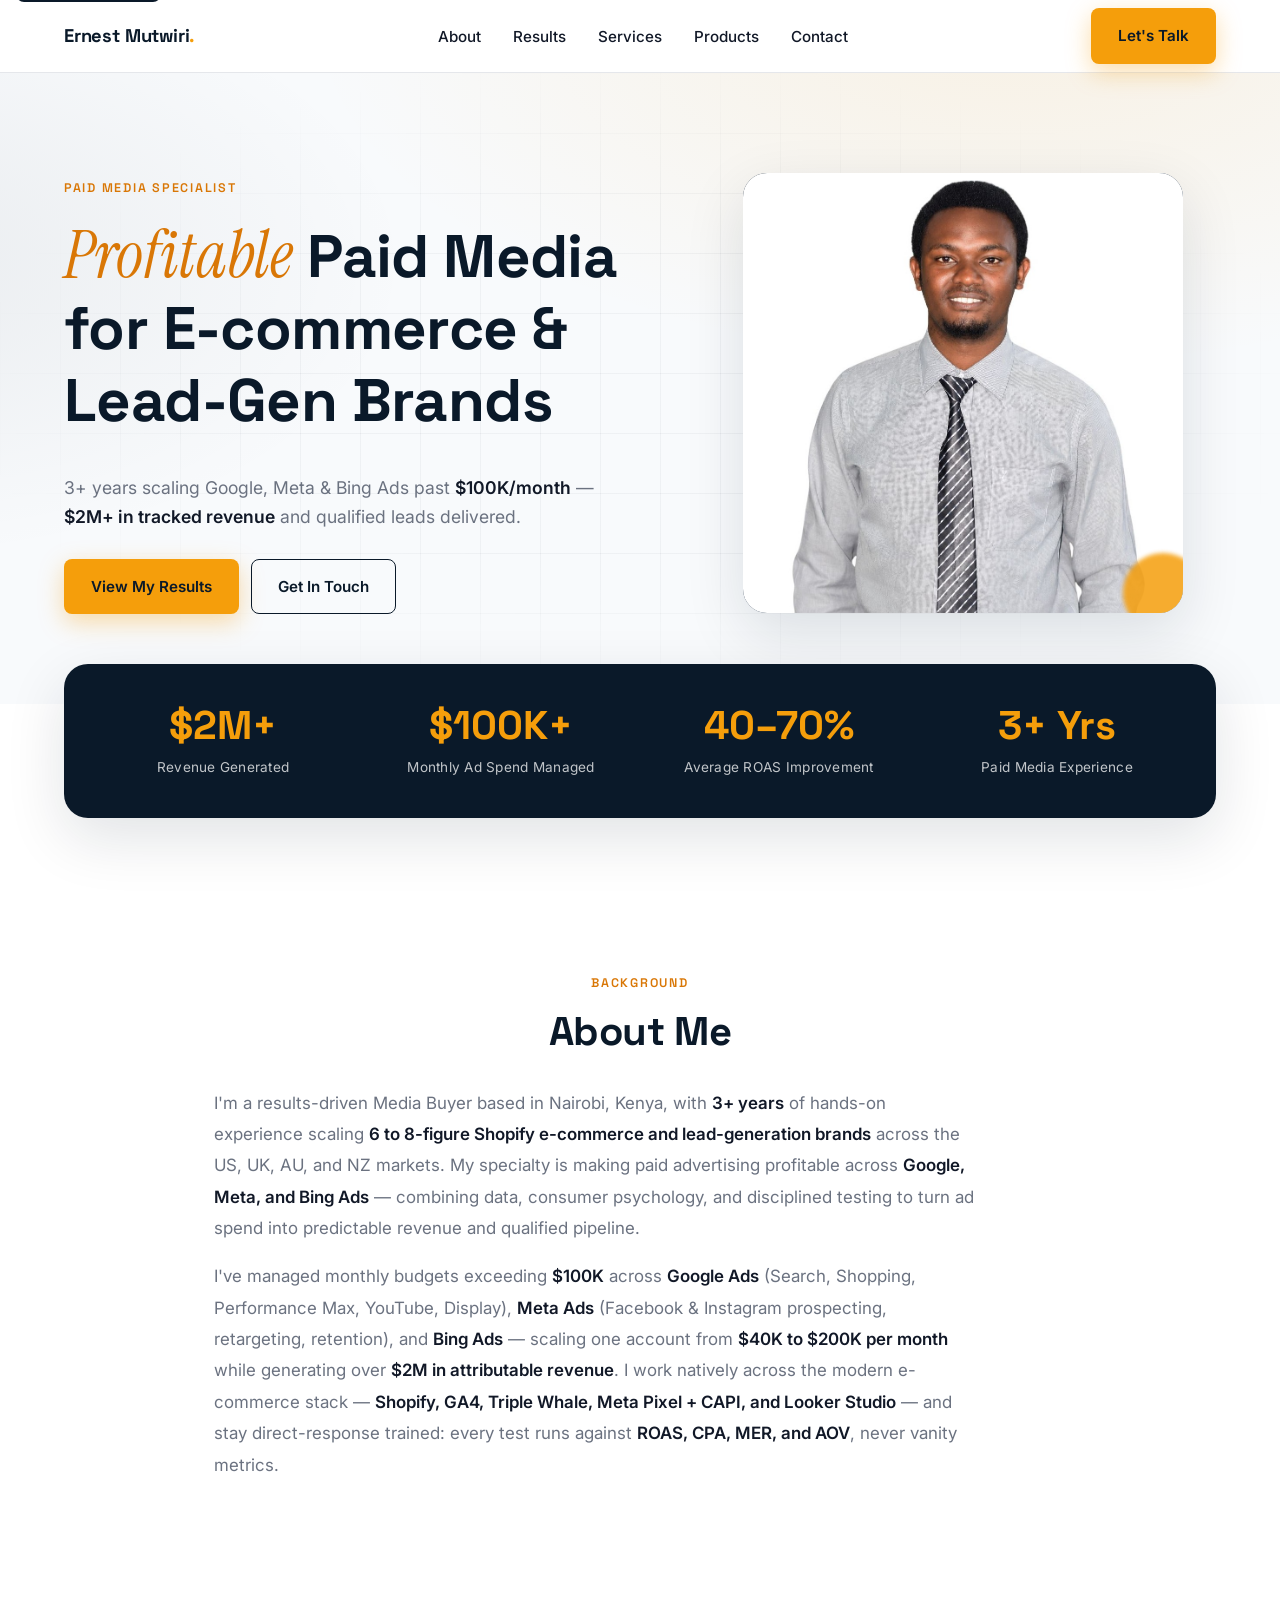
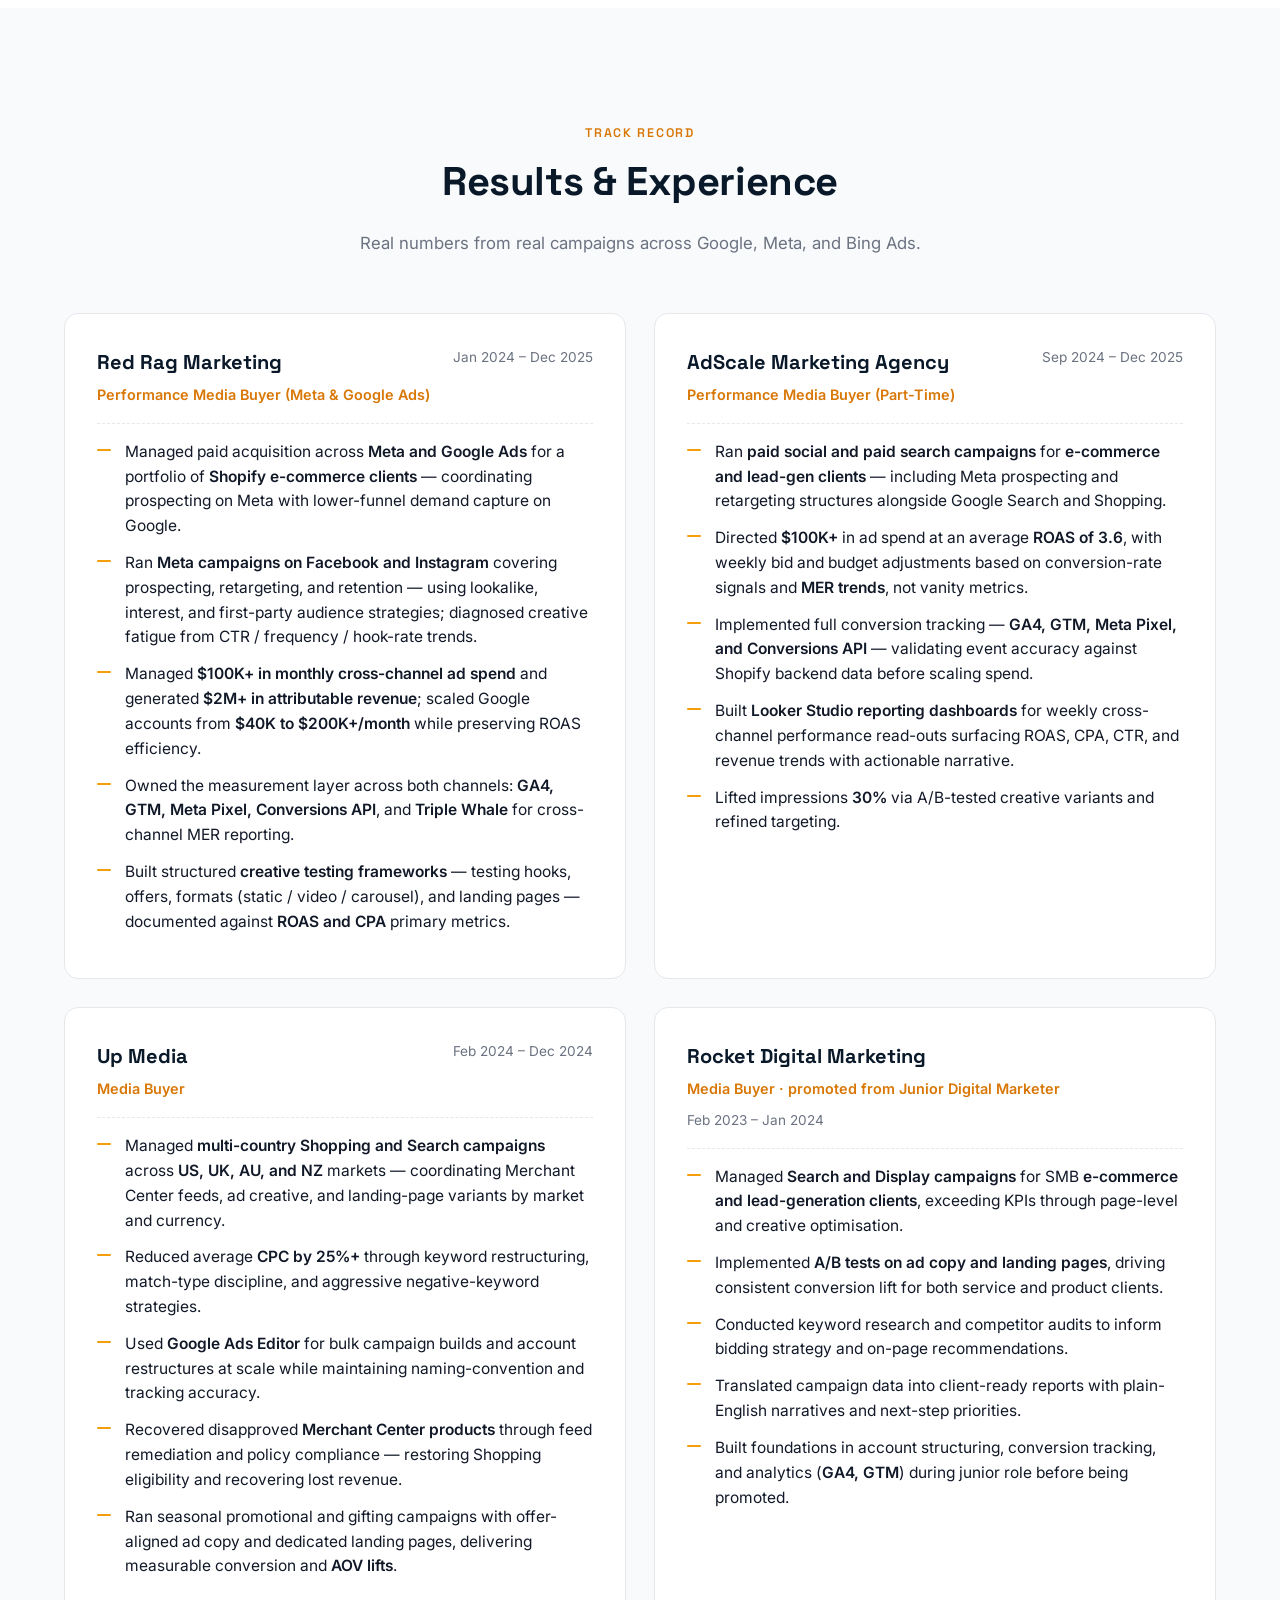
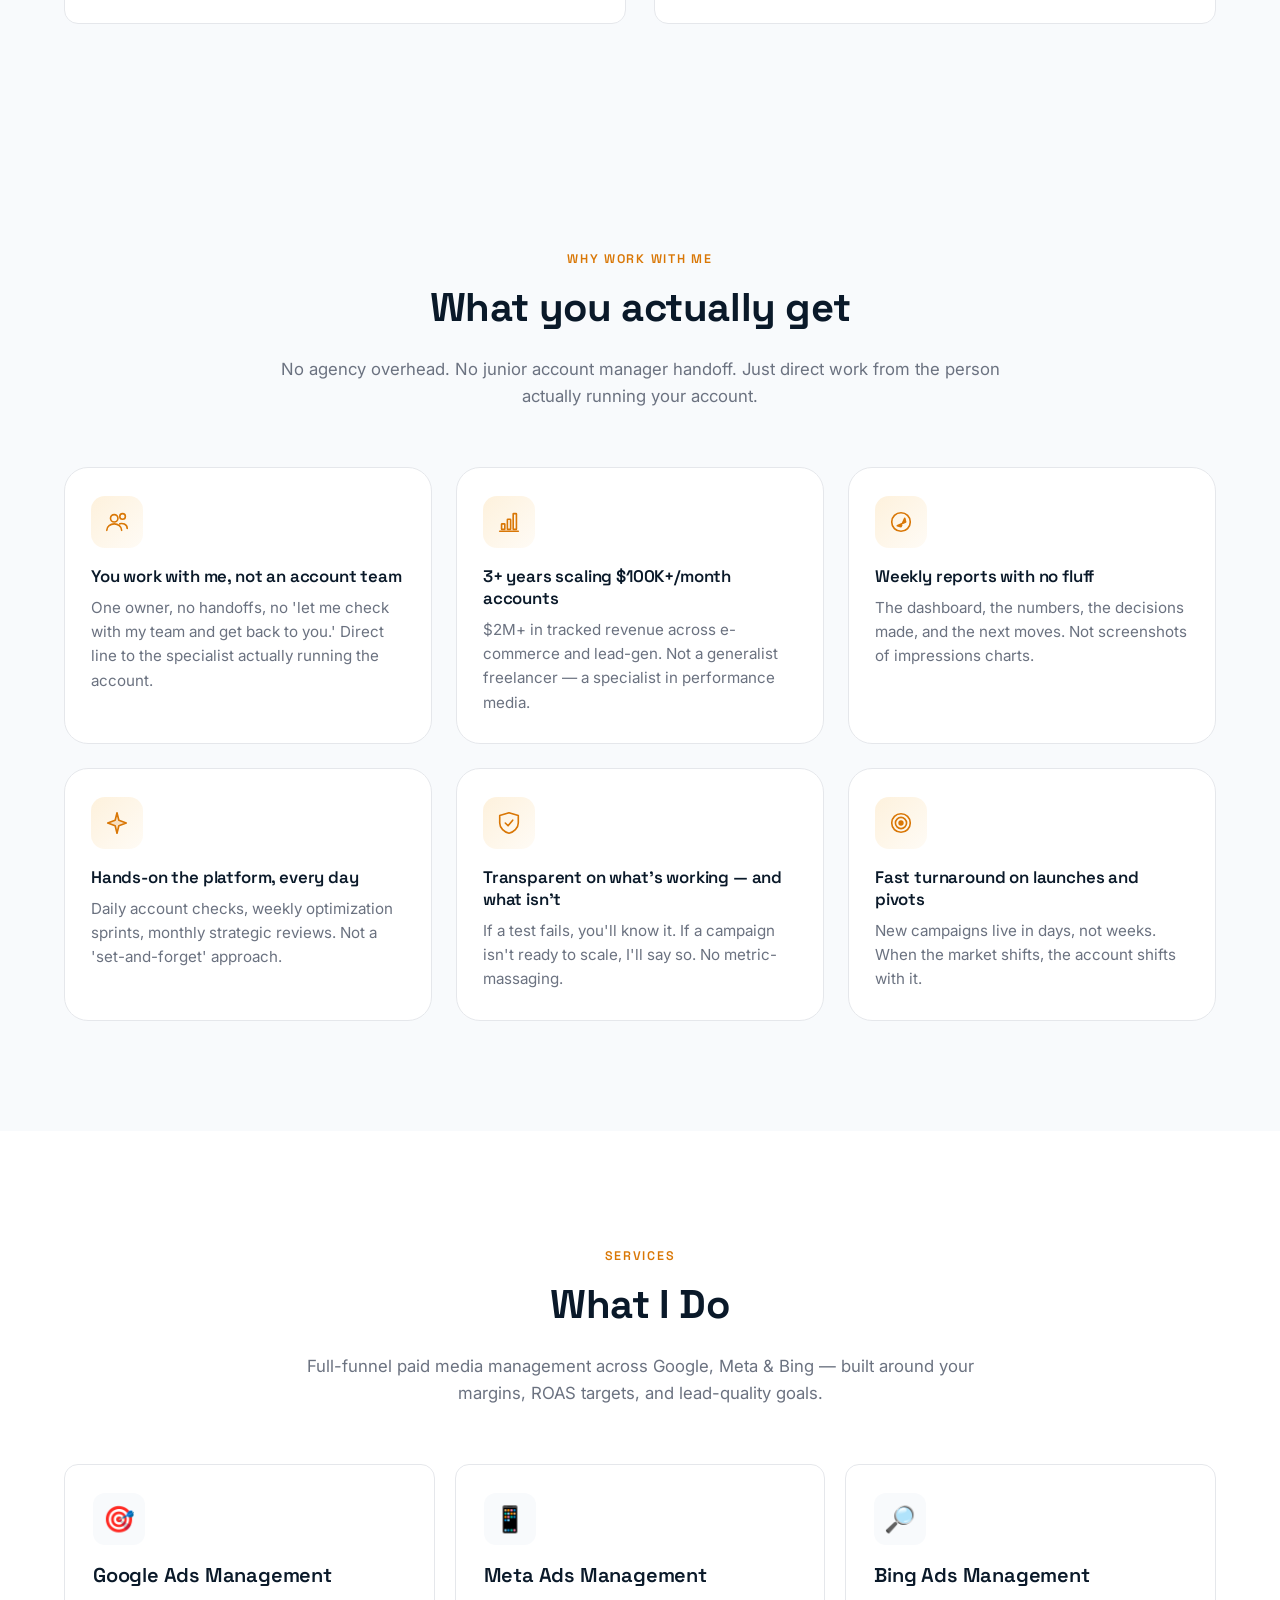
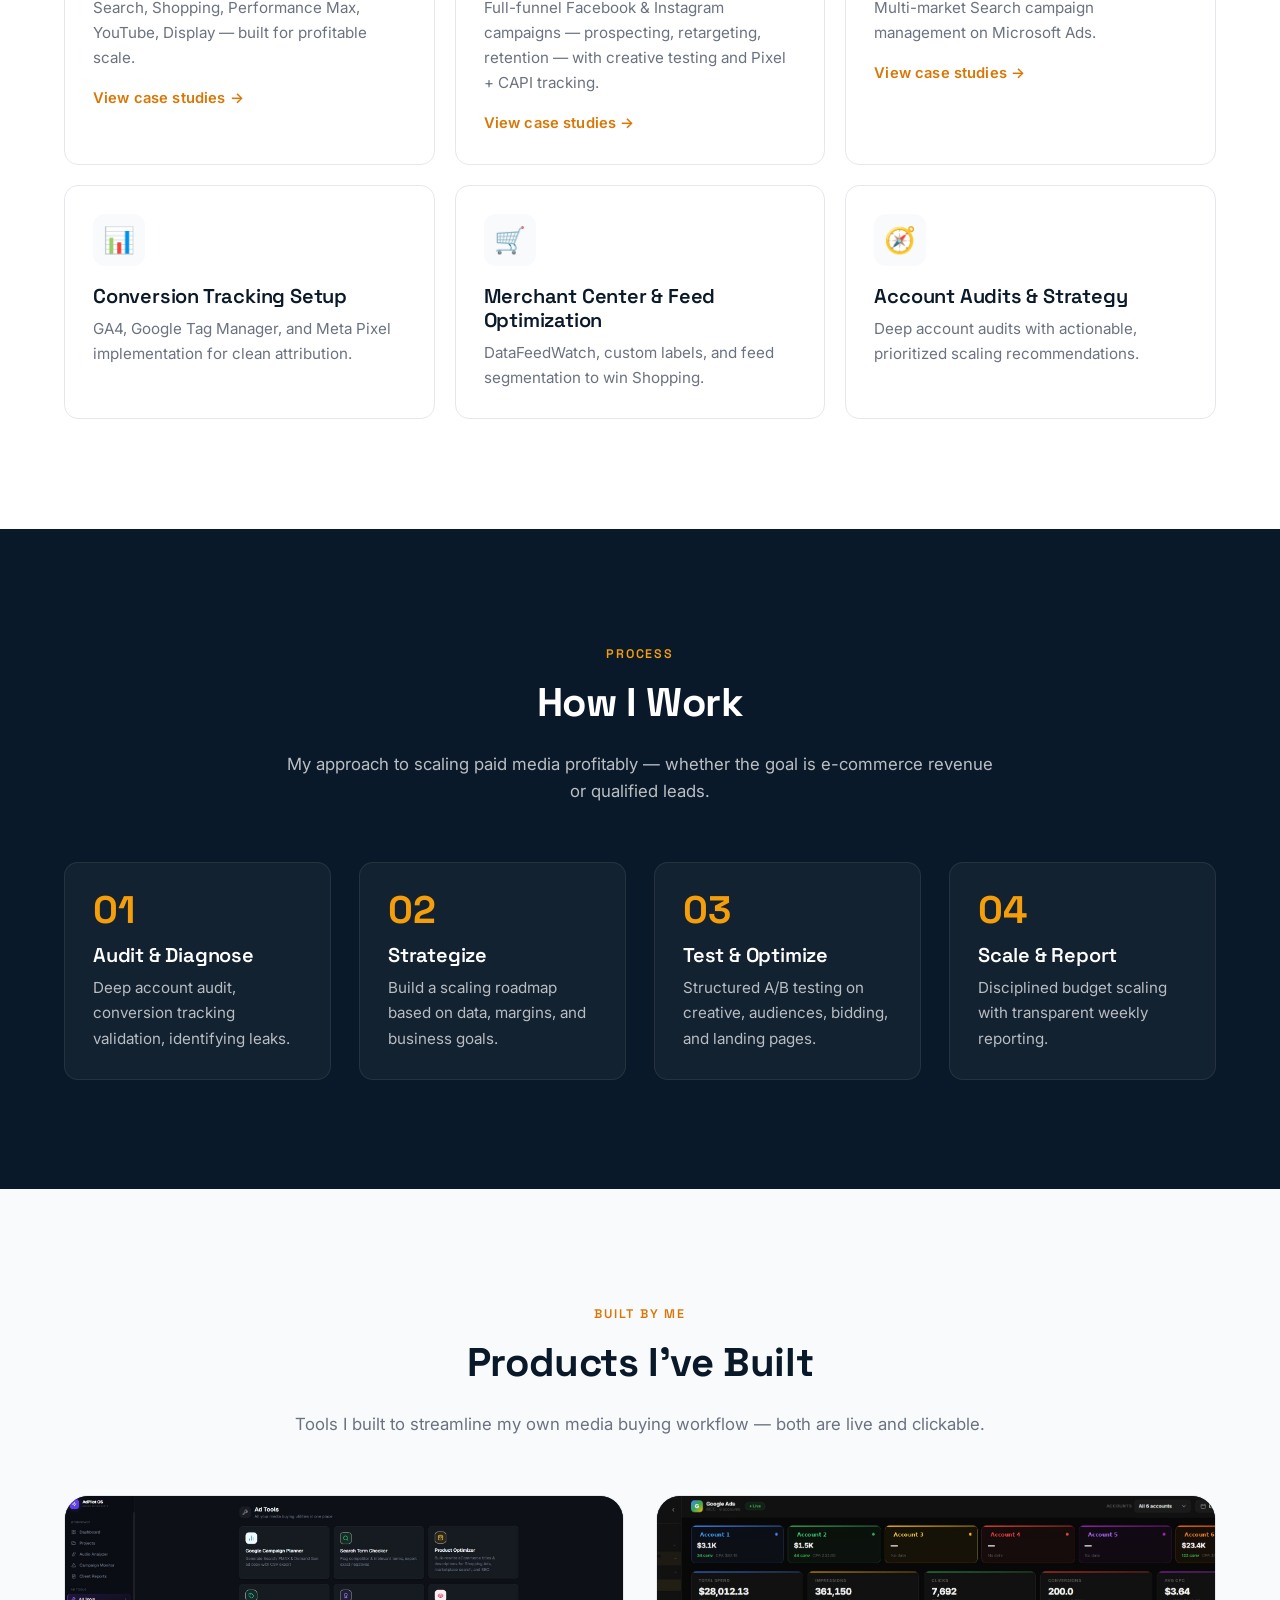
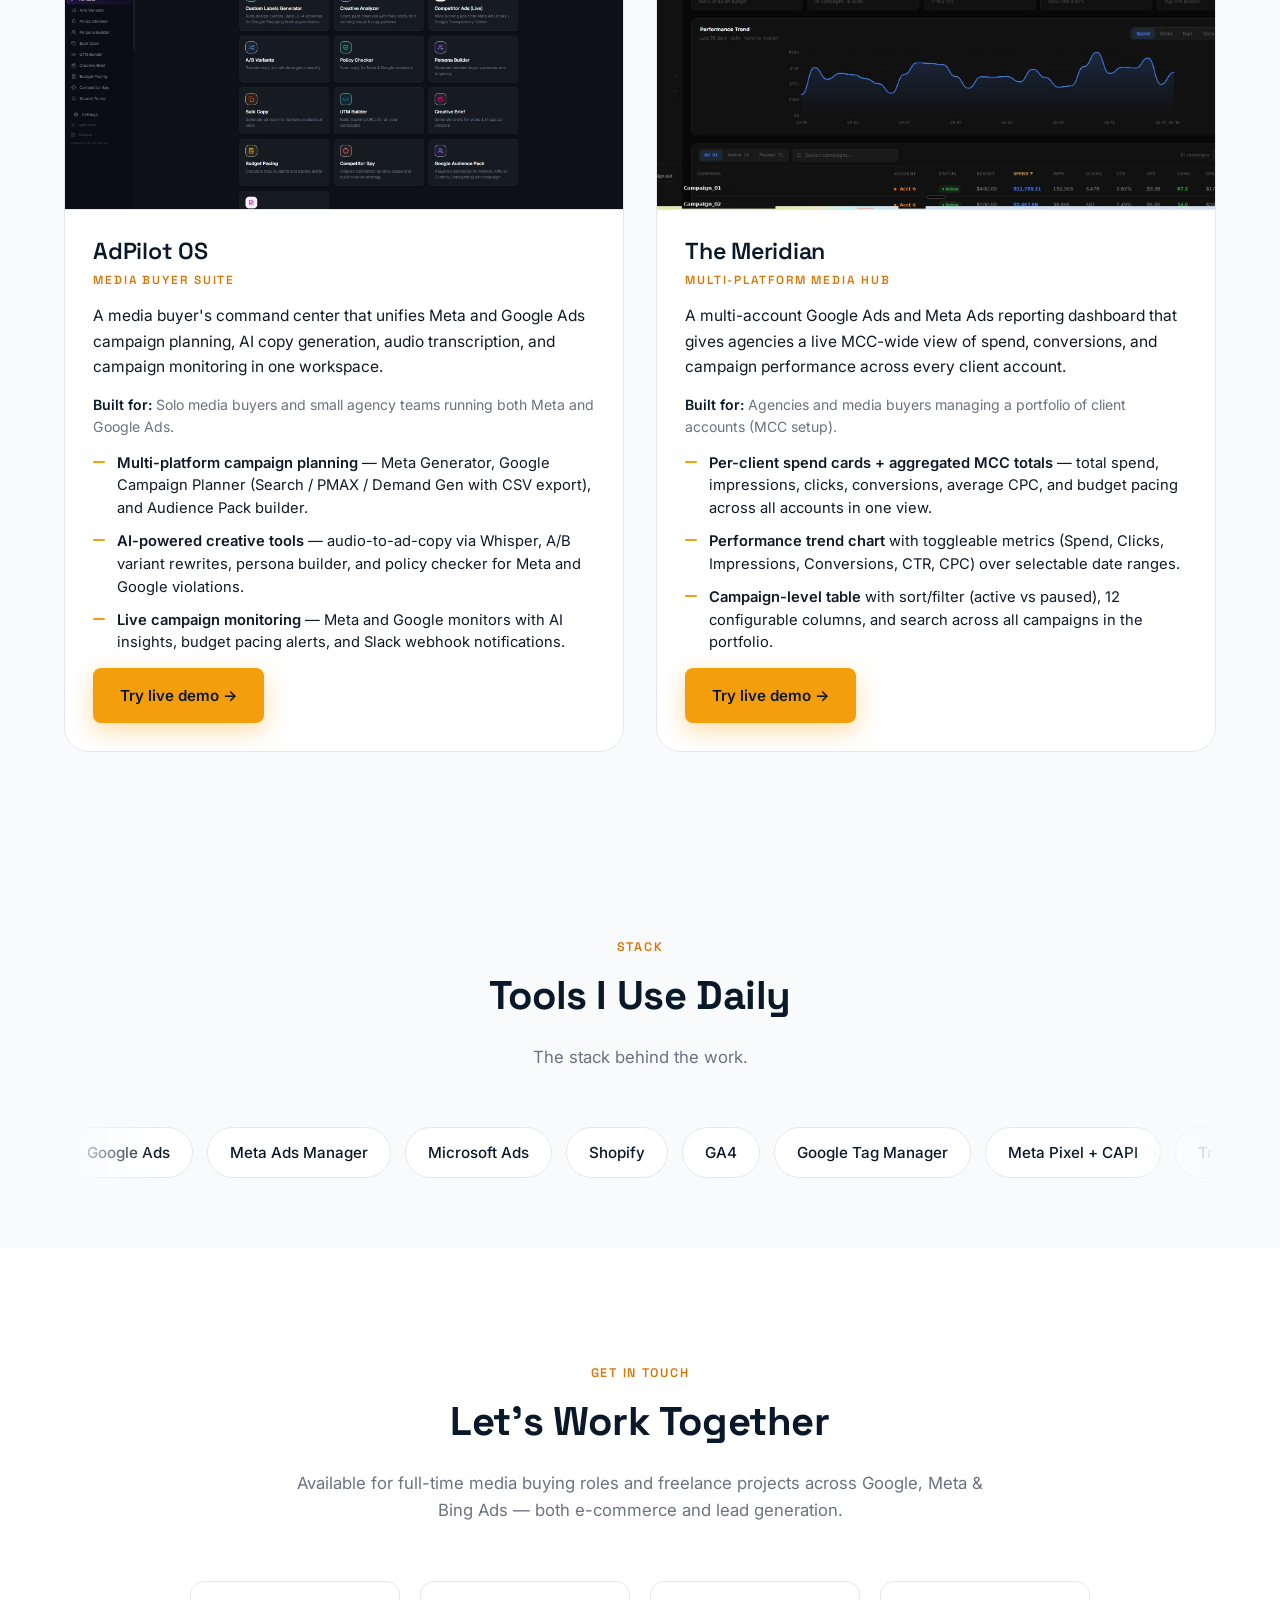
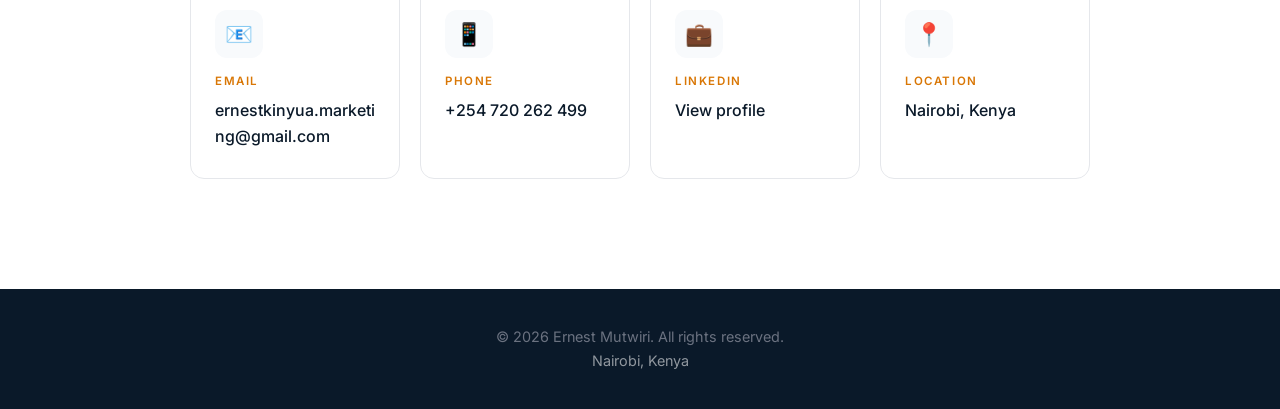
<file: index.html>
<!DOCTYPE html>
<html lang="en">
<head>
  <meta charset="UTF-8" />
  <meta name="viewport" content="width=device-width, initial-scale=1" />
  <meta name="theme-color" content="#0A1929" />

  <!-- Primary SEO -->
  <title>Ernest Mutwiri — Paid Media Specialist | Google, Meta &amp; Bing Ads</title>
  <meta name="description" content="Paid Media Specialist with 3+ years scaling e-commerce brands across Google, Meta, and Bing Ads. $2M+ in tracked revenue generated." />
  <meta name="author" content="Ernest Mutwiri" />

  <!-- Open Graph / Social -->
  <meta property="og:type" content="website" />
  <meta property="og:title" content="Ernest Mutwiri — Paid Media Specialist" />
  <meta property="og:description" content="3+ years scaling e-commerce brands across Google, Meta & Bing Ads. $2M+ in tracked revenue." />
  <meta property="og:image" content="assets/og-image.jpg" />
  <meta name="twitter:card" content="summary_large_image" />

  <!-- Favicon: simple EM monogram via inline SVG -->
  <link rel="icon" type="image/svg+xml" href="data:image/svg+xml;utf8,<svg xmlns='http://www.w3.org/2000/svg' viewBox='0 0 64 64'><rect width='64' height='64' rx='12' fill='%230A1929'/><text x='50%25' y='54%25' text-anchor='middle' dominant-baseline='middle' font-family='Inter,Arial,sans-serif' font-size='28' font-weight='700' fill='%23F59E0B'>EM</text></svg>" />

  <!-- Google Fonts -->
  <link rel="preconnect" href="https://fonts.googleapis.com" />
  <link rel="preconnect" href="https://fonts.gstatic.com" crossorigin />
  <link href="https://fonts.googleapis.com/css2?family=Inter:wght@400;500;600;700&family=Instrument+Serif:ital@0;1&family=Space+Grotesk:wght@500;600;700&display=swap" rel="stylesheet" />

  <link rel="stylesheet" href="styles.css" />
</head>
<body>

  <a class="skip-link" href="#main">Skip to content</a>

  <!-- ==================== NAVIGATION ==================== -->
  <header class="nav" role="banner">
    <div class="container nav-inner">
      <a class="nav-brand" href="#top" aria-label="Home">
        <span data-content="nav.brand">Ernest Mutwiri</span><span class="dot">.</span>
      </a>

      <nav aria-label="Primary">
        <ul class="nav-links" data-content="nav.links"></ul>
      </nav>

      <a class="btn btn-primary nav-cta" href="#contact">Let's Talk</a>

      <button class="nav-toggle" aria-controls="mobile-menu" aria-expanded="false" aria-label="Open menu">
        <span></span><span></span><span></span>
      </button>
    </div>

    <div class="nav-mobile" id="mobile-menu">
      <ul data-content="nav.links"></ul>
      <a class="btn btn-primary" href="#contact">Let's Talk</a>
    </div>
  </header>

  <main id="main">

    <!-- ==================== HERO ==================== -->
    <section class="hero" id="top">
      <div class="container hero-inner">
        <div class="hero-text reveal">
          <span class="eyebrow" data-content="hero.eyebrow"></span>
          <h1 data-content="hero.heading"></h1>
          <p class="lede" data-content="hero.subheading"></p>
          <div class="hero-ctas">
            <a class="btn btn-primary"   data-content-href="hero.ctaPrimary.href"   data-content="hero.ctaPrimary.label"></a>
            <a class="btn btn-secondary" data-content-href="hero.ctaSecondary.href" data-content="hero.ctaSecondary.label"></a>
          </div>
        </div>
        <div class="hero-photo reveal" aria-hidden="false">
          <img data-content-src="hero.profileImage.src" data-content-alt="hero.profileImage.alt" alt="" />
        </div>
      </div>
    </section>

    <!-- ==================== METRICS BAR ==================== -->
    <section class="metrics" aria-label="Key results">
      <div class="container">
        <div class="metrics-grid reveal" data-content="metrics"></div>
      </div>
    </section>

    <!-- ==================== ABOUT ==================== -->
    <section class="about" id="about">
      <div class="container about-inner reveal">
        <div class="section-head" style="margin-bottom: 32px;">
          <span class="eyebrow">Background</span>
          <h2 data-content="about.heading"></h2>
        </div>
        <div data-content="about.paragraphs"></div>
      </div>
    </section>

    <!-- ==================== RESULTS / EXPERIENCE ==================== -->
    <section class="results" id="results">
      <div class="container">
        <div class="section-head reveal">
          <span class="eyebrow">Track Record</span>
          <h2 data-content="results.heading"></h2>
          <p class="subheading" data-content="results.subheading"></p>
        </div>
        <div class="results-grid reveal" data-content="results.cards"></div>
      </div>
    </section>

    <!-- ==================== WHY HIRE ME ==================== -->
    <section class="why-hire-me" id="why">
      <div class="container">
        <div class="section-head reveal">
          <span class="eyebrow" data-content="whyHireMe.eyebrow"></span>
          <h2 data-content="whyHireMe.heading"></h2>
          <p class="subheading" data-content="whyHireMe.subheading"></p>
        </div>
        <div class="why-grid reveal" data-content="whyHireMe.items"></div>
      </div>
    </section>

    <!-- ==================== SERVICES ==================== -->
    <section class="services" id="services">
      <div class="container">
        <div class="section-head reveal">
          <span class="eyebrow">Services</span>
          <h2 data-content="services.heading"></h2>
          <p class="subheading" data-content="services.subheading"></p>
        </div>
        <div class="services-grid reveal" data-content="services.items"></div>
      </div>
    </section>

    <!-- ==================== METHODOLOGY ==================== -->
    <section class="methodology">
      <div class="container">
        <div class="section-head reveal">
          <span class="eyebrow">Process</span>
          <h2 data-content="methodology.heading"></h2>
          <p class="subheading" data-content="methodology.subheading"></p>
        </div>
        <div class="steps reveal" data-content="methodology.steps"></div>
      </div>
    </section>

    <!-- ==================== PRODUCTS I'VE BUILT ==================== -->
    <section class="apps" id="apps">
      <div class="container">
        <div class="section-head reveal">
          <span class="eyebrow">Built by me</span>
          <h2 data-content="apps.heading"></h2>
          <p class="subheading" data-content="apps.subheading"></p>
        </div>
        <div class="apps-grid reveal" data-content="apps.items"></div>
      </div>
    </section>

    <!-- ==================== TOOLS ==================== -->
    <section class="tools" aria-label="Tools and platforms">
      <div class="container">
        <div class="section-head reveal">
          <span class="eyebrow">Stack</span>
          <h2 data-content="tools.heading"></h2>
          <p class="subheading" data-content="tools.subheading"></p>
        </div>
        <div class="tools-marquee reveal">
          <div class="tools-track" data-content="tools.items"></div>
          <div class="tools-track" data-content="tools.items" aria-hidden="true"></div>
        </div>
      </div>
    </section>

    <!-- ==================== CONTACT ==================== -->
    <section class="contact" id="contact">
      <div class="container">
        <div class="section-head reveal">
          <span class="eyebrow">Get in touch</span>
          <h2 data-content="contact.heading"></h2>
          <p class="subheading" data-content="contact.subheading"></p>
        </div>

        <div class="contact-cards reveal">
          <a class="contact-card" data-content-href="contact.emailHref">
            <span class="contact-card__icon" aria-hidden="true">📧</span>
            <span class="contact-card__label">Email</span>
            <span class="contact-card__value" data-content="contact.email"></span>
          </a>
          <a class="contact-card" data-content-href="contact.phoneHref">
            <span class="contact-card__icon" aria-hidden="true">📱</span>
            <span class="contact-card__label">Phone</span>
            <span class="contact-card__value" data-content="contact.phone"></span>
          </a>
          <a class="contact-card" data-content-href="contact.linkedin" target="_blank" rel="noopener">
            <span class="contact-card__icon" aria-hidden="true">💼</span>
            <span class="contact-card__label">LinkedIn</span>
            <span class="contact-card__value">View profile</span>
          </a>
          <div class="contact-card contact-card--static">
            <span class="contact-card__icon" aria-hidden="true">📍</span>
            <span class="contact-card__label">Location</span>
            <span class="contact-card__value" data-content="contact.location"></span>
          </div>
        </div>
      </div>
    </section>
  </main>

  <!-- ==================== FOOTER ==================== -->
  <footer class="footer">
    <div class="container">
      <p data-content="footer.copyright" style="margin:0;"></p>
      <p class="small" data-content="footer.note" style="margin:0;"></p>
    </div>
  </footer>

  <!-- ==================== STRUCTURED DATA (SEO) ==================== -->
  <script type="application/ld+json" id="ld-person"></script>

  <!-- ==================== CONTENT + RENDER ==================== -->
  <script src="icons.js"></script>
  <script src="content.js"></script>
  <script>
    /* -------------------------------------------------------------------------
       Tiny render layer — binds SITE_CONTENT (from content.js) into the DOM
       via data-content / data-content-href / data-content-src / data-content-alt
       attributes. Keeps content.js purely data; markup stays here.
       ------------------------------------------------------------------------- */
    (function () {
      const C = window.SITE_CONTENT;
      if (!C) { console.error("SITE_CONTENT missing — check content.js"); return; }

      // Sync <title> / meta with content.js so it's the single source of truth
      document.title = C.meta.title;
      setMeta("description", C.meta.description);
      setMetaProp("og:title",       C.meta.title);
      setMetaProp("og:description", C.meta.description);
      setMetaProp("og:image",       C.meta.ogImage);
      setMetaProp("og:url",         C.meta.siteUrl);

      // Convenience derived fields
      C.contact.emailHref = "mailto:" + C.contact.email;
      C.contact.phoneHref = "tel:" + C.contact.phone.replace(/\s+/g, "");

      // Resolve dotted-path lookups: "hero.ctaPrimary.label" -> C.hero.ctaPrimary.label
      const get = (path) => path.split(".").reduce((o, k) => (o == null ? o : o[k]), C);

      // Markdown-style bold: **text** -> <strong>text</strong>
      const fmt = (s) =>
        String(s).replace(/\*\*(.+?)\*\*/g, "<strong>$1</strong>");

      // Heading-only accent: *word* -> <em class="hero-accent">word</em>
      // (Applied after **bold** so the patterns don't collide.)
      const fmtHeading = (s) =>
        fmt(escape(s)).replace(/\*(.+?)\*/g, '<em class="hero-accent">$1</em>');

      // Renderers for collections we don't want to express as raw strings
      const RENDERERS = {
        "hero.heading": (s) => fmtHeading(s),

        "nav.links": (links) =>
          links.map(l => `<li><a href="${l.href}">${escape(l.label)}</a></li>`).join(""),

        "metrics": (items) =>
          items.map(m => `
            <div class="metric">
              <div class="value">${escape(m.value)}</div>
              <span class="label">${escape(m.label)}</span>
            </div>`).join(""),

        "about.paragraphs": (paras) =>
          paras.map(p => `<p>${fmt(escape(p))}</p>`).join(""),

        "results.cards": (cards) =>
          cards.map(c => `
            <article class="result-card">
              <header class="role-head">
                <div>
                  <span class="company">${escape(c.company)}</span>
                  <span class="role">${escape(c.role)}</span>
                </div>
                <span class="dates">${escape(c.dates)}</span>
              </header>
              <ul>
                ${c.achievements.map(a => `<li>${fmt(escape(a))}</li>`).join("")}
              </ul>
            </article>`).join(""),

        "services.items": (items) =>
          items.map(s => {
            const linkable = !!s.link;
            const open  = linkable
              ? `<a href="${escape(s.link)}" class="service-card service-card--link">`
              : `<article class="service-card">`;
            const close = linkable ? `</a>` : `</article>`;
            const cta   = linkable
              ? `<span class="service-link" aria-hidden="true">View case studies →</span>`
              : "";
            return `${open}
              <span class="icon" aria-hidden="true">${escape(s.icon)}</span>
              <h3>${escape(s.title)}</h3>
              <p>${escape(s.description)}</p>
              ${cta}
            ${close}`;
          }).join(""),

        "methodology.steps": (steps) =>
          steps.map(s => `
            <article class="step">
              <span class="num">${escape(s.number)}</span>
              <h3>${escape(s.title)}</h3>
              <p>${escape(s.description)}</p>
            </article>`).join(""),

        "tools.items": (items) =>
          items.map(t => `<span class="tool-chip">${escape(t)}</span>`).join(""),

        "whyHireMe.items": (items) =>
          items.map(it => `
            <article class="why-card">
              <span class="why-card__icon" aria-hidden="true">${(window.renderIcon ? window.renderIcon(it.icon) : "")}</span>
              <h3>${fmt(escape(it.title))}</h3>
              <p>${fmt(escape(it.body))}</p>
            </article>`).join(""),

        "apps.items": (items) =>
          items.map(a => `
            <article class="app-card">
              <a class="app-screenshot" href="${escape(a.url)}" target="_blank" rel="noopener" aria-label="Open ${escape(a.name)} live demo">
                <img src="${escape(a.screenshot)}" alt="${escape(a.name)} dashboard screenshot" loading="lazy" />
                <span class="app-screenshot__hint" aria-hidden="true">Open live →</span>
              </a>
              <div class="app-body">
                <header class="app-head">
                  <h3>${escape(a.name)}</h3>
                  <span class="app-tagline">${escape(a.tagline)}</span>
                </header>
                <p class="app-desc">${fmt(escape(a.description))}</p>
                <p class="app-audience"><strong>Built for:</strong> ${escape(a.audience)}</p>
                <ul class="app-features">
                  ${a.features.map(f => `<li>${fmt(escape(f))}</li>`).join("")}
                </ul>
                <a class="btn btn-primary app-cta" href="${escape(a.url)}" target="_blank" rel="noopener">${escape(a.ctaLabel)}</a>
              </div>
            </article>`).join(""),
      };

      // Bind all data-content placeholders
      document.querySelectorAll("[data-content]").forEach(el => {
        const path  = el.getAttribute("data-content");
        const value = get(path);
        if (value == null) return;

        if (RENDERERS[path]) {
          el.innerHTML = RENDERERS[path](value);
        } else if (Array.isArray(value)) {
          el.textContent = value.join(", ");
        } else {
          el.innerHTML = fmt(escape(value));
        }
      });

      document.querySelectorAll("[data-content-href]").forEach(el => {
        const v = get(el.getAttribute("data-content-href"));
        if (v != null) el.setAttribute("href", v);
      });
      document.querySelectorAll("[data-content-src]").forEach(el => {
        const v = get(el.getAttribute("data-content-src"));
        if (v != null) el.setAttribute("src", v);
      });
      document.querySelectorAll("[data-content-alt]").forEach(el => {
        const v = get(el.getAttribute("data-content-alt"));
        if (v != null) el.setAttribute("alt", v);
      });

      // JSON-LD structured data for SEO (Google rich results)
      const ld = {
        "@context": "https://schema.org",
        "@type": "Person",
        "name": C.meta.author,
        "jobTitle": "Performance Media Buyer",
        "email": "mailto:" + C.contact.email,
        "telephone": C.contact.phone,
        "address": { "@type": "PostalAddress", "addressLocality": "Nairobi", "addressCountry": "KE" },
        "url": C.meta.siteUrl,
        "knowsAbout": ["Google Ads", "Meta Ads", "Bing Ads", "Performance Marketing", "E-commerce", "GA4", "Google Tag Manager"]
      };
      document.getElementById("ld-person").textContent = JSON.stringify(ld);

      /* ----- Mobile nav toggle ----- */
      const toggle = document.querySelector(".nav-toggle");
      const menu   = document.getElementById("mobile-menu");
      toggle.addEventListener("click", () => {
        const open = toggle.getAttribute("aria-expanded") === "true";
        toggle.setAttribute("aria-expanded", String(!open));
        toggle.setAttribute("aria-label", open ? "Open menu" : "Close menu");
        menu.classList.toggle("open", !open);
      });
      // Close on link tap (mobile)
      menu.addEventListener("click", (e) => {
        if (e.target.matches("a")) {
          toggle.setAttribute("aria-expanded", "false");
          menu.classList.remove("open");
        }
      });

      /* ----- Scroll reveal ----- */
      const io = new IntersectionObserver(entries => {
        entries.forEach(en => {
          if (en.isIntersecting) {
            en.target.classList.add("is-visible");
            io.unobserve(en.target);
          }
        });
      }, { threshold: 0.12 });
      document.querySelectorAll(".reveal").forEach(el => io.observe(el));

      /* ----- Helpers ----- */
      function escape(s) {
        return String(s)
          .replace(/&/g, "&amp;")
          .replace(/</g, "&lt;")
          .replace(/>/g, "&gt;")
          .replace(/"/g, "&quot;");
      }
      function setMeta(name, value) {
        let el = document.querySelector(`meta[name="${name}"]`);
        if (!el) { el = document.createElement("meta"); el.setAttribute("name", name); document.head.appendChild(el); }
        el.setAttribute("content", value);
      }
      function setMetaProp(prop, value) {
        let el = document.querySelector(`meta[property="${prop}"]`);
        if (!el) { el = document.createElement("meta"); el.setAttribute("property", prop); document.head.appendChild(el); }
        el.setAttribute("content", value);
      }
    })();
  </script>
</body>
</html>
</file>
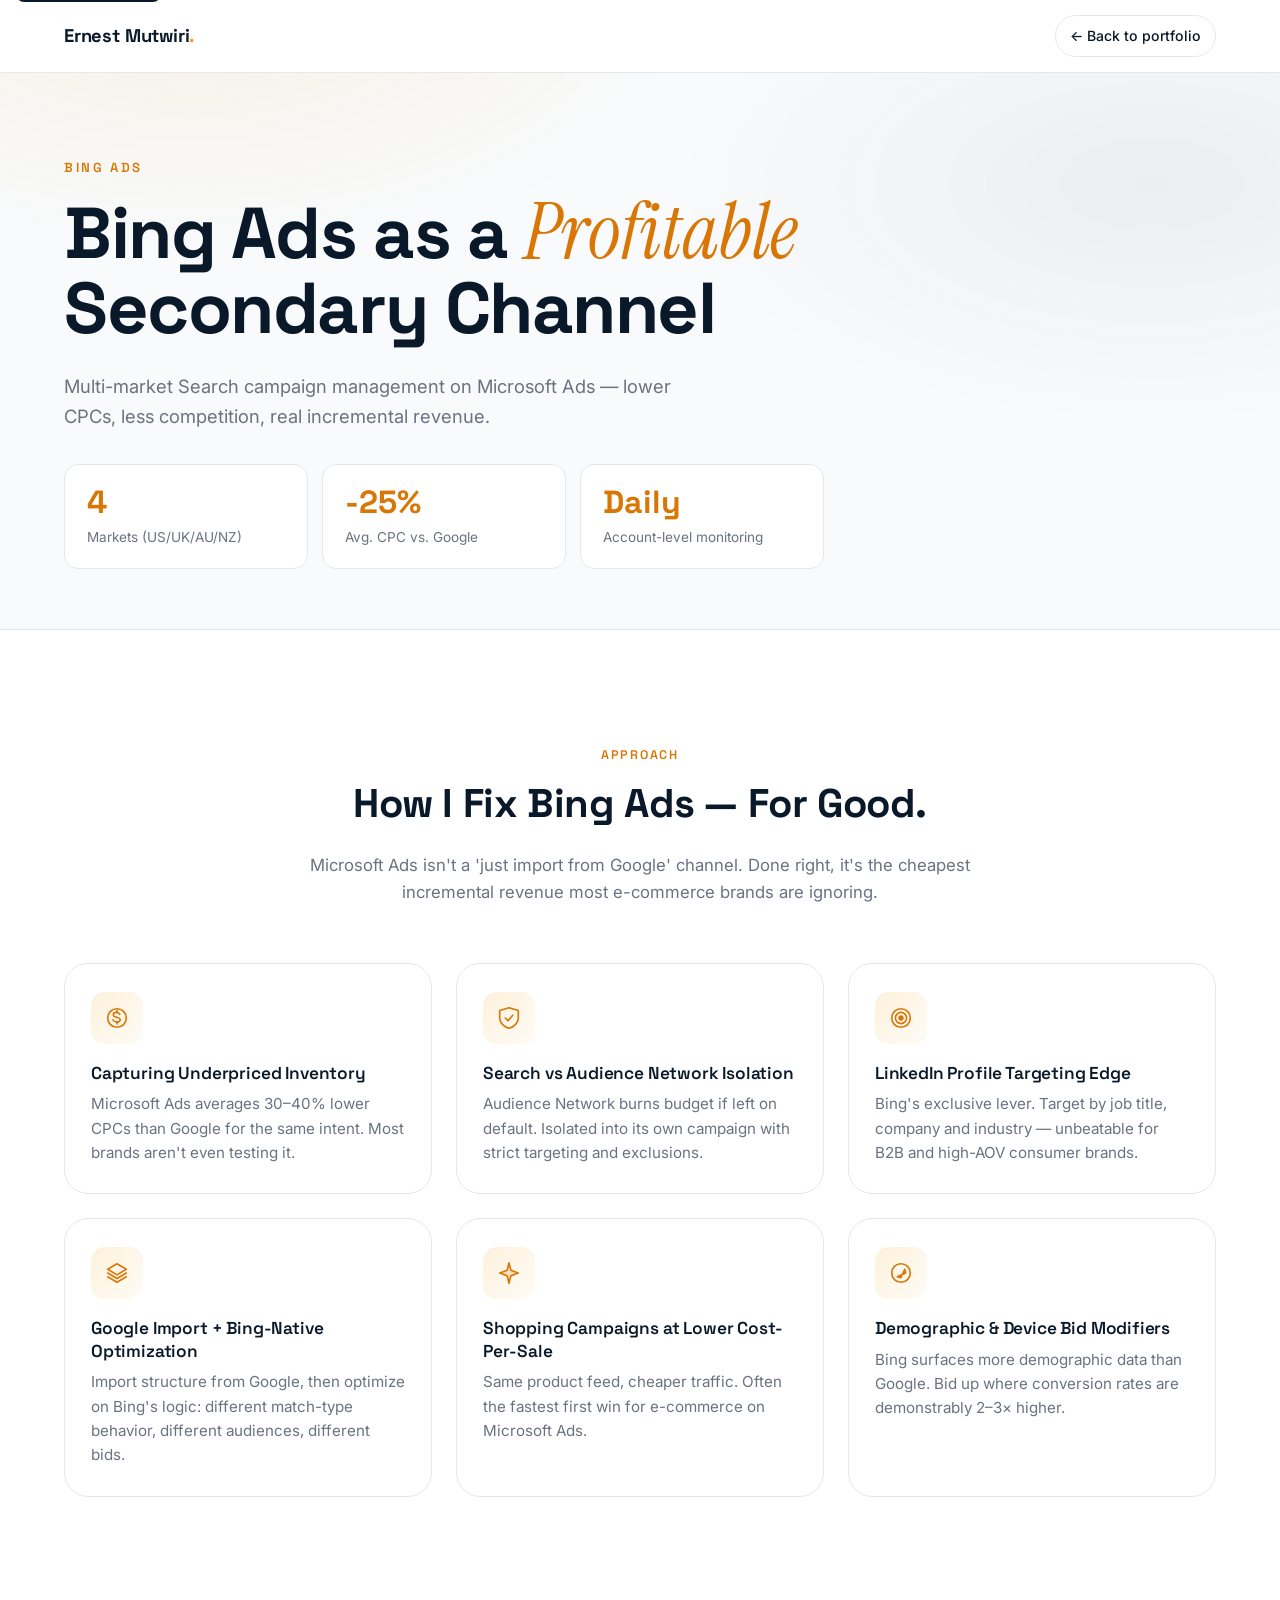
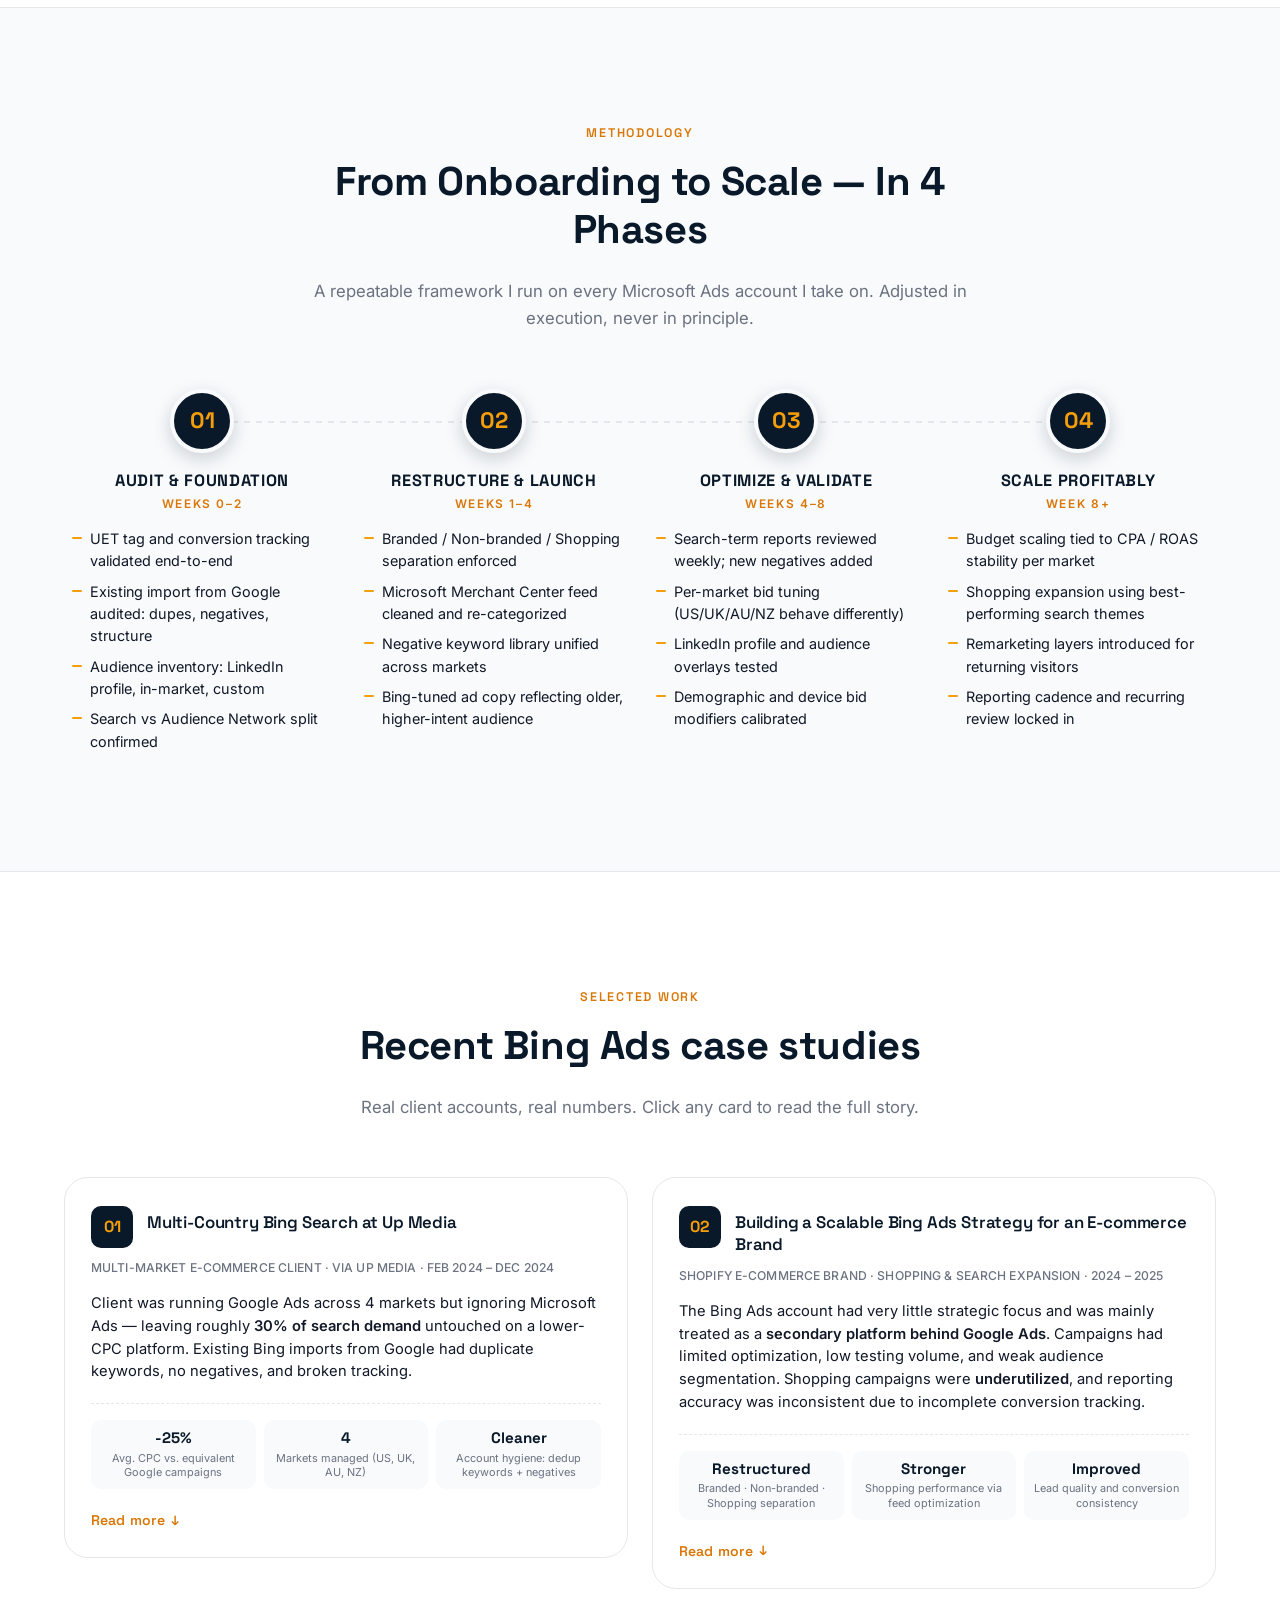
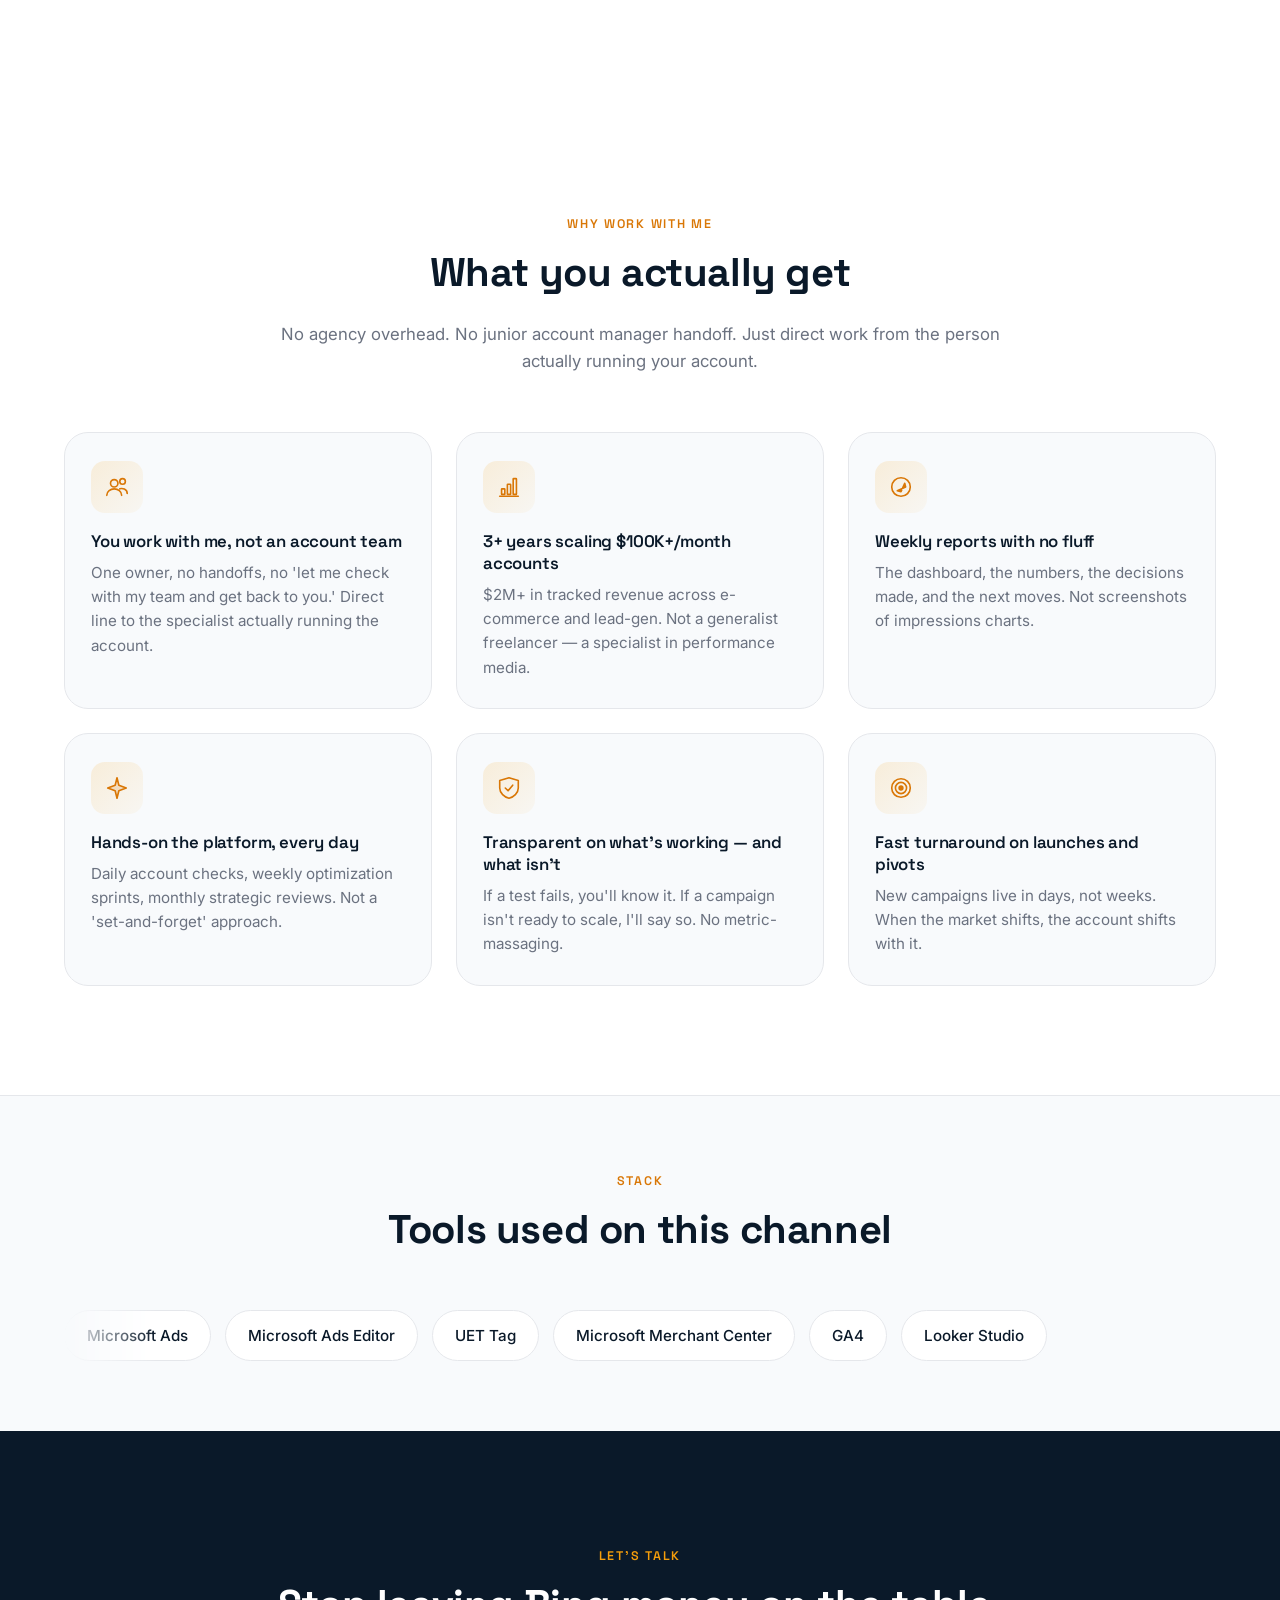
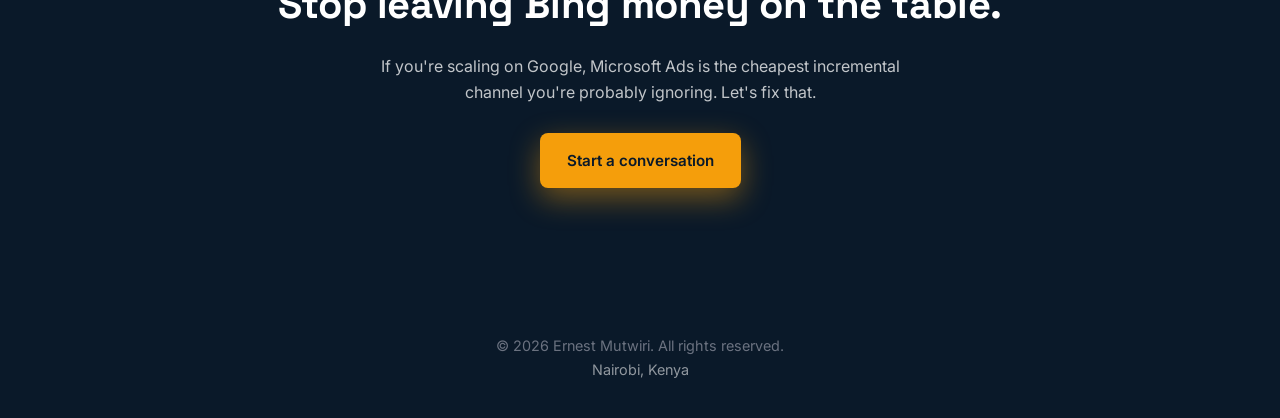
<file: bing-ads.html>
<!DOCTYPE html>
<html lang="en">
<head>
  <meta charset="UTF-8" />
  <meta name="viewport" content="width=device-width, initial-scale=1" />
  <meta name="theme-color" content="#0A1929" />

  <title>Bing Ads Case Studies — Ernest Mutwiri</title>
  <meta name="description" content="Microsoft Ads (Bing) case studies — multi-market Search campaigns at lower CPCs than Google." />
  <meta property="og:type" content="website" />

  <link rel="icon" type="image/svg+xml" href="data:image/svg+xml;utf8,<svg xmlns='http://www.w3.org/2000/svg' viewBox='0 0 64 64'><rect width='64' height='64' rx='12' fill='%230A1929'/><text x='50%25' y='54%25' text-anchor='middle' dominant-baseline='middle' font-family='Inter,Arial,sans-serif' font-size='28' font-weight='700' fill='%23F59E0B'>EM</text></svg>" />

  <link rel="preconnect" href="https://fonts.googleapis.com" />
  <link rel="preconnect" href="https://fonts.gstatic.com" crossorigin />
  <link href="https://fonts.googleapis.com/css2?family=Inter:wght@400;500;600;700&family=Instrument+Serif:ital@0;1&family=Space+Grotesk:wght@500;600;700&display=swap" rel="stylesheet" />

  <link rel="stylesheet" href="styles.css" />
</head>
<body data-channel="bingAds">

  <a class="skip-link" href="#main">Skip to content</a>

  <header class="nav" role="banner">
    <div class="container nav-inner">
      <a class="nav-brand" href="index.html" aria-label="Home">
        <span data-cs="brand">Ernest Mutwiri</span><span class="dot">.</span>
      </a>
      <a class="nav-back" href="index.html">← Back to portfolio</a>
    </div>
  </header>

  <main id="main">
    <section class="cs-hero">
      <div class="container reveal">
        <span class="eyebrow" data-cs="eyebrow"></span>
        <h1 data-cs="heading"></h1>
        <p class="lede" data-cs="subheading"></p>
        <div class="cs-headline-metrics" data-cs="headlineMetrics"></div>
      </div>
    </section>

    <section class="cs-fix" aria-label="Approach">
      <div class="container">
        <div class="section-head reveal">
          <span class="eyebrow" data-cs="fixEyebrow"></span>
          <h2 data-cs="fixHeading"></h2>
          <p class="subheading" data-cs="fixSubheading"></p>
        </div>
        <div class="cs-fix-grid reveal" data-cs="fixItems"></div>
      </div>
    </section>

    <section class="cs-process" aria-label="Process">
      <div class="container">
        <div class="section-head reveal">
          <span class="eyebrow" data-cs="processEyebrow"></span>
          <h2 data-cs="processHeading"></h2>
          <p class="subheading" data-cs="processSubheading"></p>
        </div>
        <div class="cs-process-track reveal" data-cs="processPhases"></div>
      </div>
    </section>

    <section class="cs-studies">
      <div class="container">
        <div class="section-head reveal">
          <span class="eyebrow" data-cs="studiesEyebrow"></span>
          <h2 data-cs="studiesHeading"></h2>
          <p class="subheading" data-cs="studiesSubheading"></p>
        </div>
        <div data-cs="studies"></div>
      </div>
    </section>

    <section class="cs-why" aria-label="Why hire me">
      <div class="container">
        <div class="section-head reveal">
          <span class="eyebrow" data-cs="whyEyebrow"></span>
          <h2 data-cs="whyHeading"></h2>
          <p class="subheading" data-cs="whySubheading"></p>
        </div>
        <div class="cs-why-grid reveal" data-cs="whyItems"></div>
      </div>
    </section>

    <section class="tools" aria-label="Tools used">
      <div class="container">
        <div class="section-head reveal">
          <span class="eyebrow">Stack</span>
          <h2>Tools used on this channel</h2>
        </div>
        <div class="tools-marquee reveal">
          <div class="tools-track" data-cs="tools"></div>
          <div class="tools-track" data-cs="tools" aria-hidden="true"></div>
        </div>
      </div>
    </section>

    <section class="cs-cta">
      <div class="container reveal">
        <span class="eyebrow" style="color: var(--gold);">Let's talk</span>
        <h2 data-cs="ctaHeading"></h2>
        <p data-cs="ctaSubheading"></p>
        <a class="btn btn-primary" href="index.html#contact" data-cs="ctaLabel"></a>
      </div>
    </section>
  </main>

  <footer class="footer">
    <div class="container">
      <p data-cs="footerCopy" style="margin:0;"></p>
      <p class="small" data-cs="footerNote" style="margin:0;"></p>
    </div>
  </footer>

  <script src="icons.js"></script>
  <script src="content.js"></script>
  <script src="case-study.js"></script>
</body>
</html>
</file>
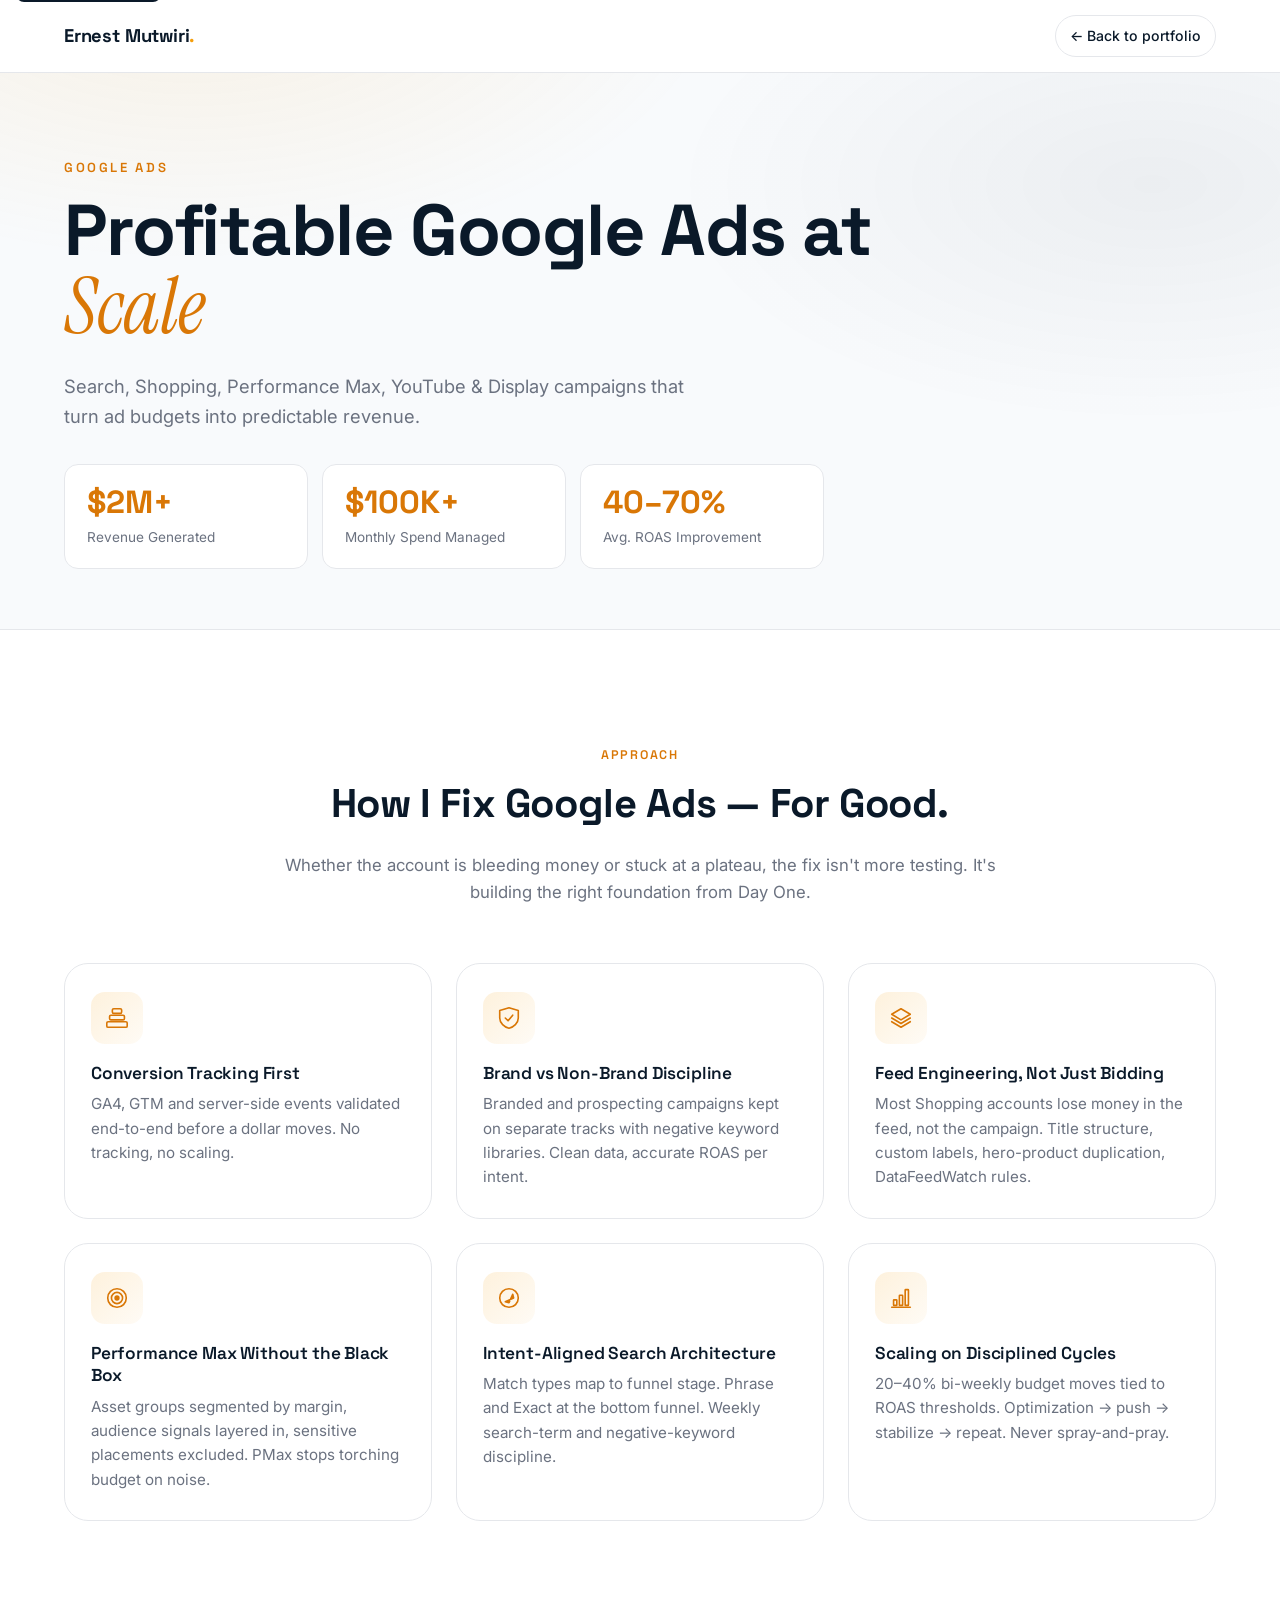
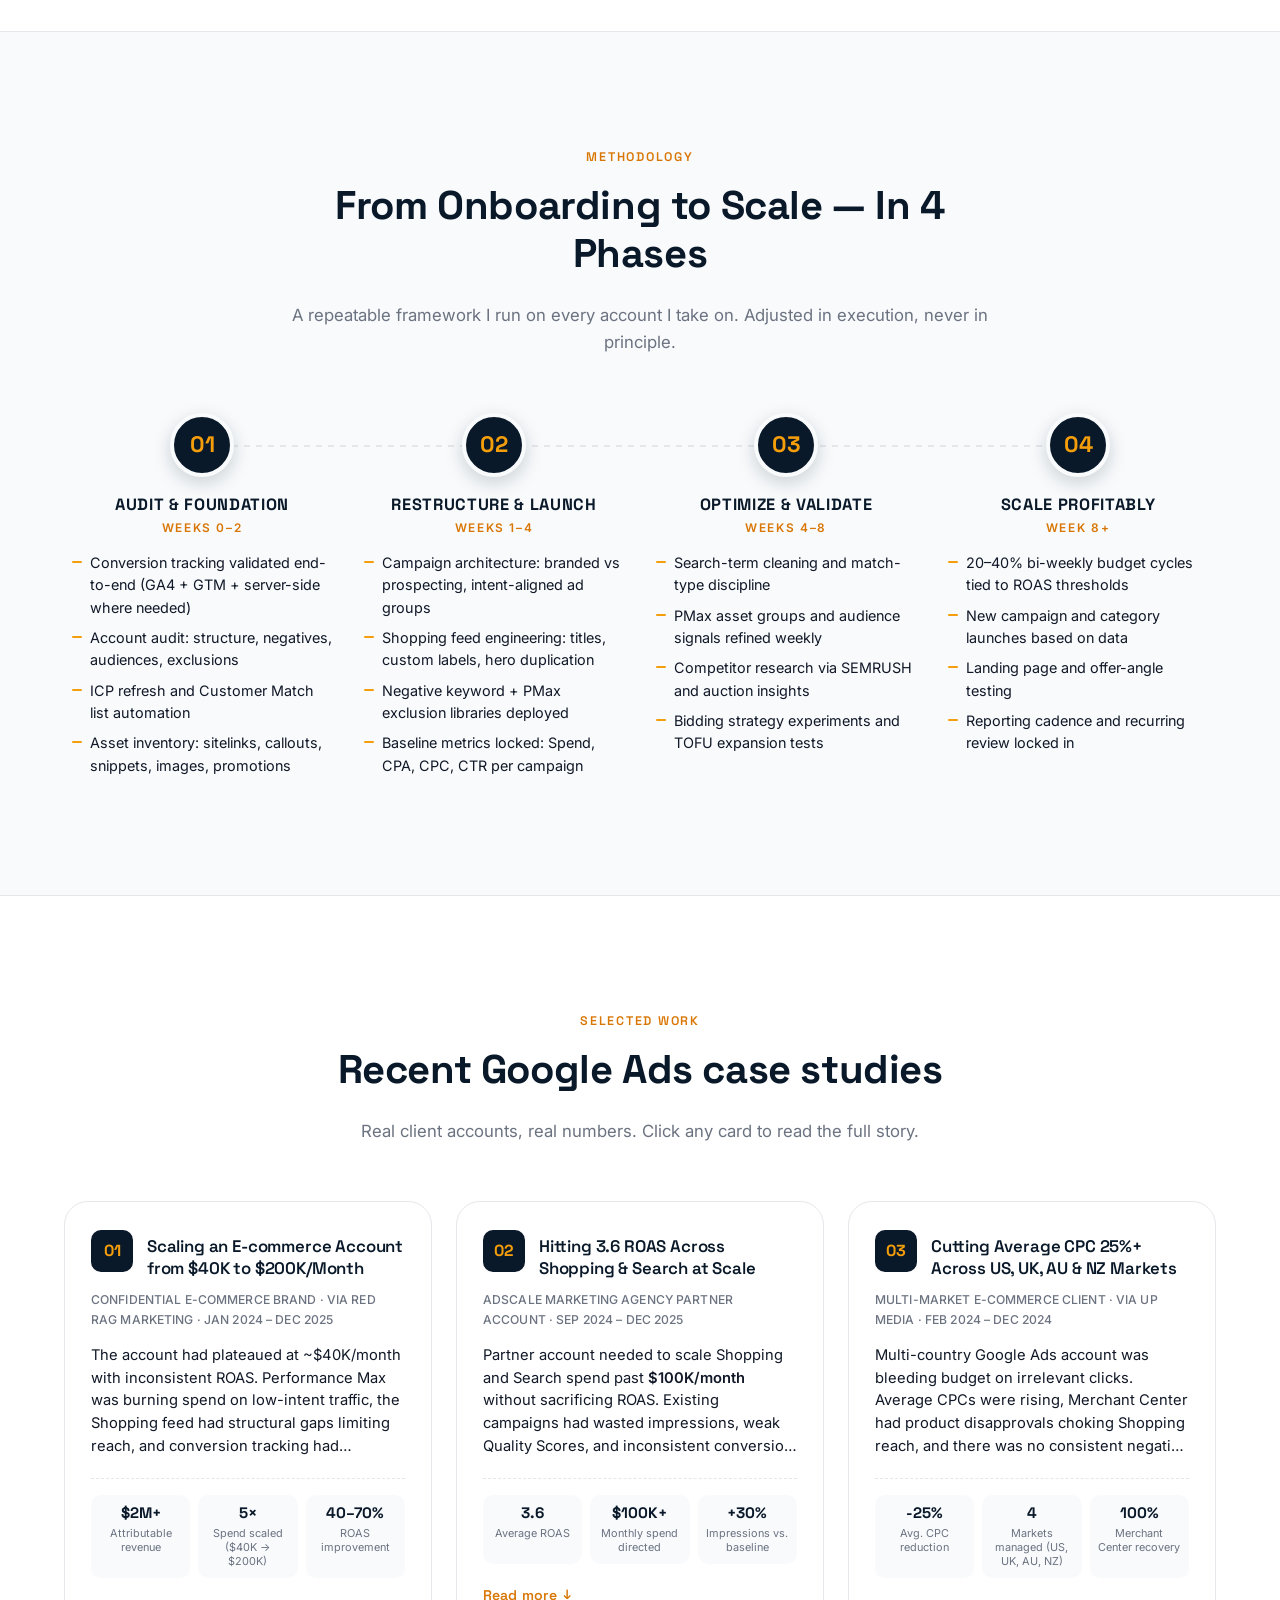
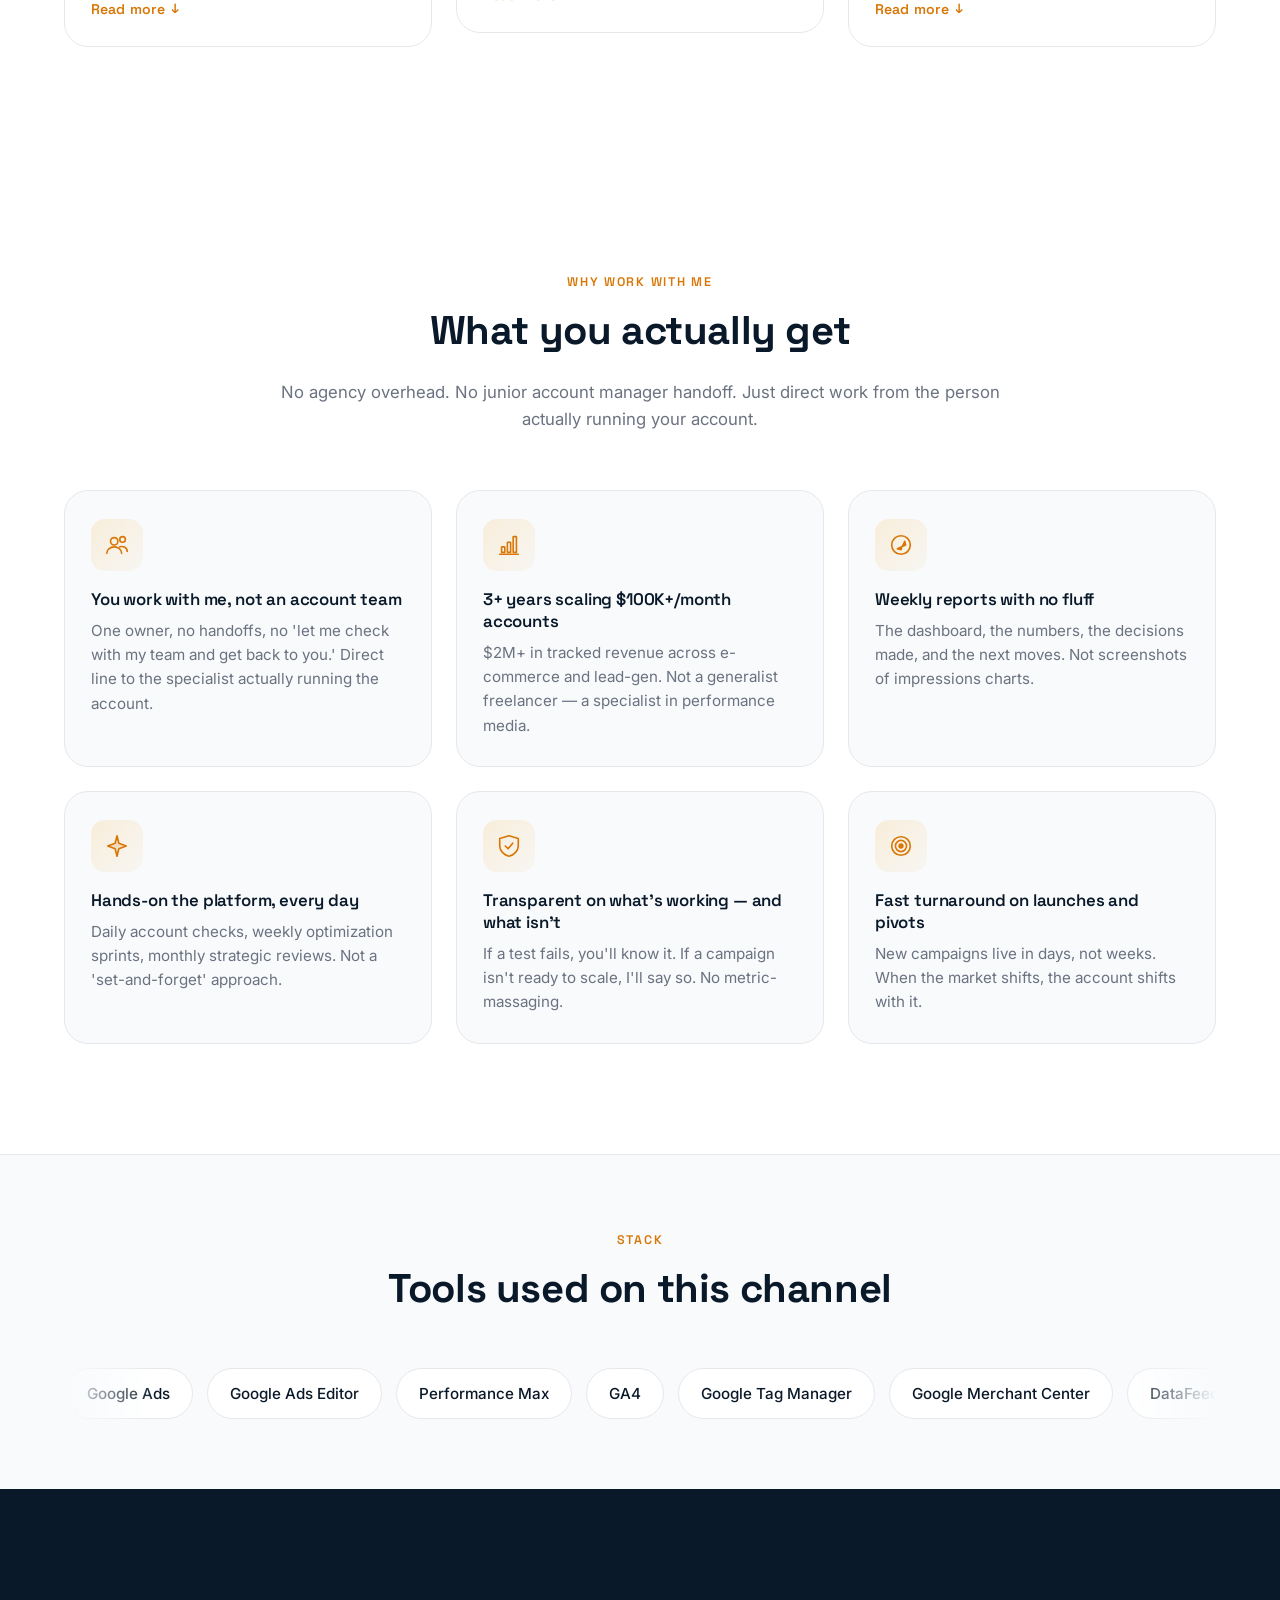
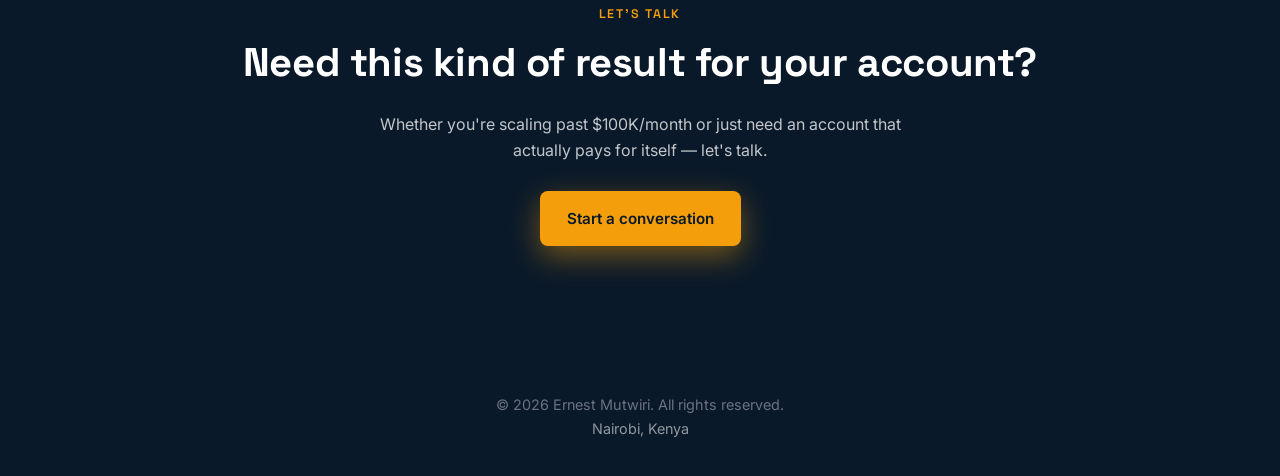
<file: google-ads.html>
<!DOCTYPE html>
<html lang="en">
<head>
  <meta charset="UTF-8" />
  <meta name="viewport" content="width=device-width, initial-scale=1" />
  <meta name="theme-color" content="#0A1929" />

  <!-- Title + meta are set by case-study.js from content.js -->
  <title>Google Ads Case Studies — Ernest Mutwiri</title>
  <meta name="description" content="Google Ads case studies — scaling e-commerce accounts at $100K+/mo." />
  <meta property="og:type" content="website" />

  <link rel="icon" type="image/svg+xml" href="data:image/svg+xml;utf8,<svg xmlns='http://www.w3.org/2000/svg' viewBox='0 0 64 64'><rect width='64' height='64' rx='12' fill='%230A1929'/><text x='50%25' y='54%25' text-anchor='middle' dominant-baseline='middle' font-family='Inter,Arial,sans-serif' font-size='28' font-weight='700' fill='%23F59E0B'>EM</text></svg>" />

  <link rel="preconnect" href="https://fonts.googleapis.com" />
  <link rel="preconnect" href="https://fonts.gstatic.com" crossorigin />
  <link href="https://fonts.googleapis.com/css2?family=Inter:wght@400;500;600;700&family=Instrument+Serif:ital@0;1&family=Space+Grotesk:wght@500;600;700&display=swap" rel="stylesheet" />

  <link rel="stylesheet" href="styles.css" />
</head>
<body data-channel="googleAds">

  <a class="skip-link" href="#main">Skip to content</a>

  <!-- ==================== NAVIGATION ==================== -->
  <header class="nav" role="banner">
    <div class="container nav-inner">
      <a class="nav-brand" href="index.html" aria-label="Home">
        <span data-cs="brand">Ernest Mutwiri</span><span class="dot">.</span>
      </a>
      <a class="nav-back" href="index.html">← Back to portfolio</a>
    </div>
  </header>

  <main id="main">
    <!-- ==================== HERO ==================== -->
    <section class="cs-hero">
      <div class="container reveal">
        <span class="eyebrow" data-cs="eyebrow"></span>
        <h1 data-cs="heading"></h1>
        <p class="lede" data-cs="subheading"></p>
        <div class="cs-headline-metrics" data-cs="headlineMetrics"></div>
      </div>
    </section>

    <!-- ==================== HOW I FIX ==================== -->
    <section class="cs-fix" aria-label="Approach">
      <div class="container">
        <div class="section-head reveal">
          <span class="eyebrow" data-cs="fixEyebrow"></span>
          <h2 data-cs="fixHeading"></h2>
          <p class="subheading" data-cs="fixSubheading"></p>
        </div>
        <div class="cs-fix-grid reveal" data-cs="fixItems"></div>
      </div>
    </section>

    <!-- ==================== MY PROCESS ==================== -->
    <section class="cs-process" aria-label="Process">
      <div class="container">
        <div class="section-head reveal">
          <span class="eyebrow" data-cs="processEyebrow"></span>
          <h2 data-cs="processHeading"></h2>
          <p class="subheading" data-cs="processSubheading"></p>
        </div>
        <div class="cs-process-track reveal" data-cs="processPhases"></div>
      </div>
    </section>

    <!-- ==================== STUDIES ==================== -->
    <section class="cs-studies">
      <div class="container">
        <div class="section-head reveal">
          <span class="eyebrow" data-cs="studiesEyebrow"></span>
          <h2 data-cs="studiesHeading"></h2>
          <p class="subheading" data-cs="studiesSubheading"></p>
        </div>
        <div data-cs="studies"></div>
      </div>
    </section>

    <!-- ==================== WHY HIRE ME ==================== -->
    <section class="cs-why" aria-label="Why hire me">
      <div class="container">
        <div class="section-head reveal">
          <span class="eyebrow" data-cs="whyEyebrow"></span>
          <h2 data-cs="whyHeading"></h2>
          <p class="subheading" data-cs="whySubheading"></p>
        </div>
        <div class="cs-why-grid reveal" data-cs="whyItems"></div>
      </div>
    </section>

    <!-- ==================== TOOLS ==================== -->
    <section class="tools" aria-label="Tools used">
      <div class="container">
        <div class="section-head reveal">
          <span class="eyebrow">Stack</span>
          <h2>Tools used on this channel</h2>
        </div>
        <div class="tools-marquee reveal">
          <div class="tools-track" data-cs="tools"></div>
          <div class="tools-track" data-cs="tools" aria-hidden="true"></div>
        </div>
      </div>
    </section>

    <!-- ==================== CLOSING CTA ==================== -->
    <section class="cs-cta">
      <div class="container reveal">
        <span class="eyebrow" style="color: var(--gold);">Let's talk</span>
        <h2 data-cs="ctaHeading"></h2>
        <p data-cs="ctaSubheading"></p>
        <a class="btn btn-primary" href="index.html#contact" data-cs="ctaLabel"></a>
      </div>
    </section>
  </main>

  <!-- ==================== FOOTER ==================== -->
  <footer class="footer">
    <div class="container">
      <p data-cs="footerCopy" style="margin:0;"></p>
      <p class="small" data-cs="footerNote" style="margin:0;"></p>
    </div>
  </footer>

  <script src="icons.js"></script>
  <script src="content.js"></script>
  <script src="case-study.js"></script>
</body>
</html>
</file>
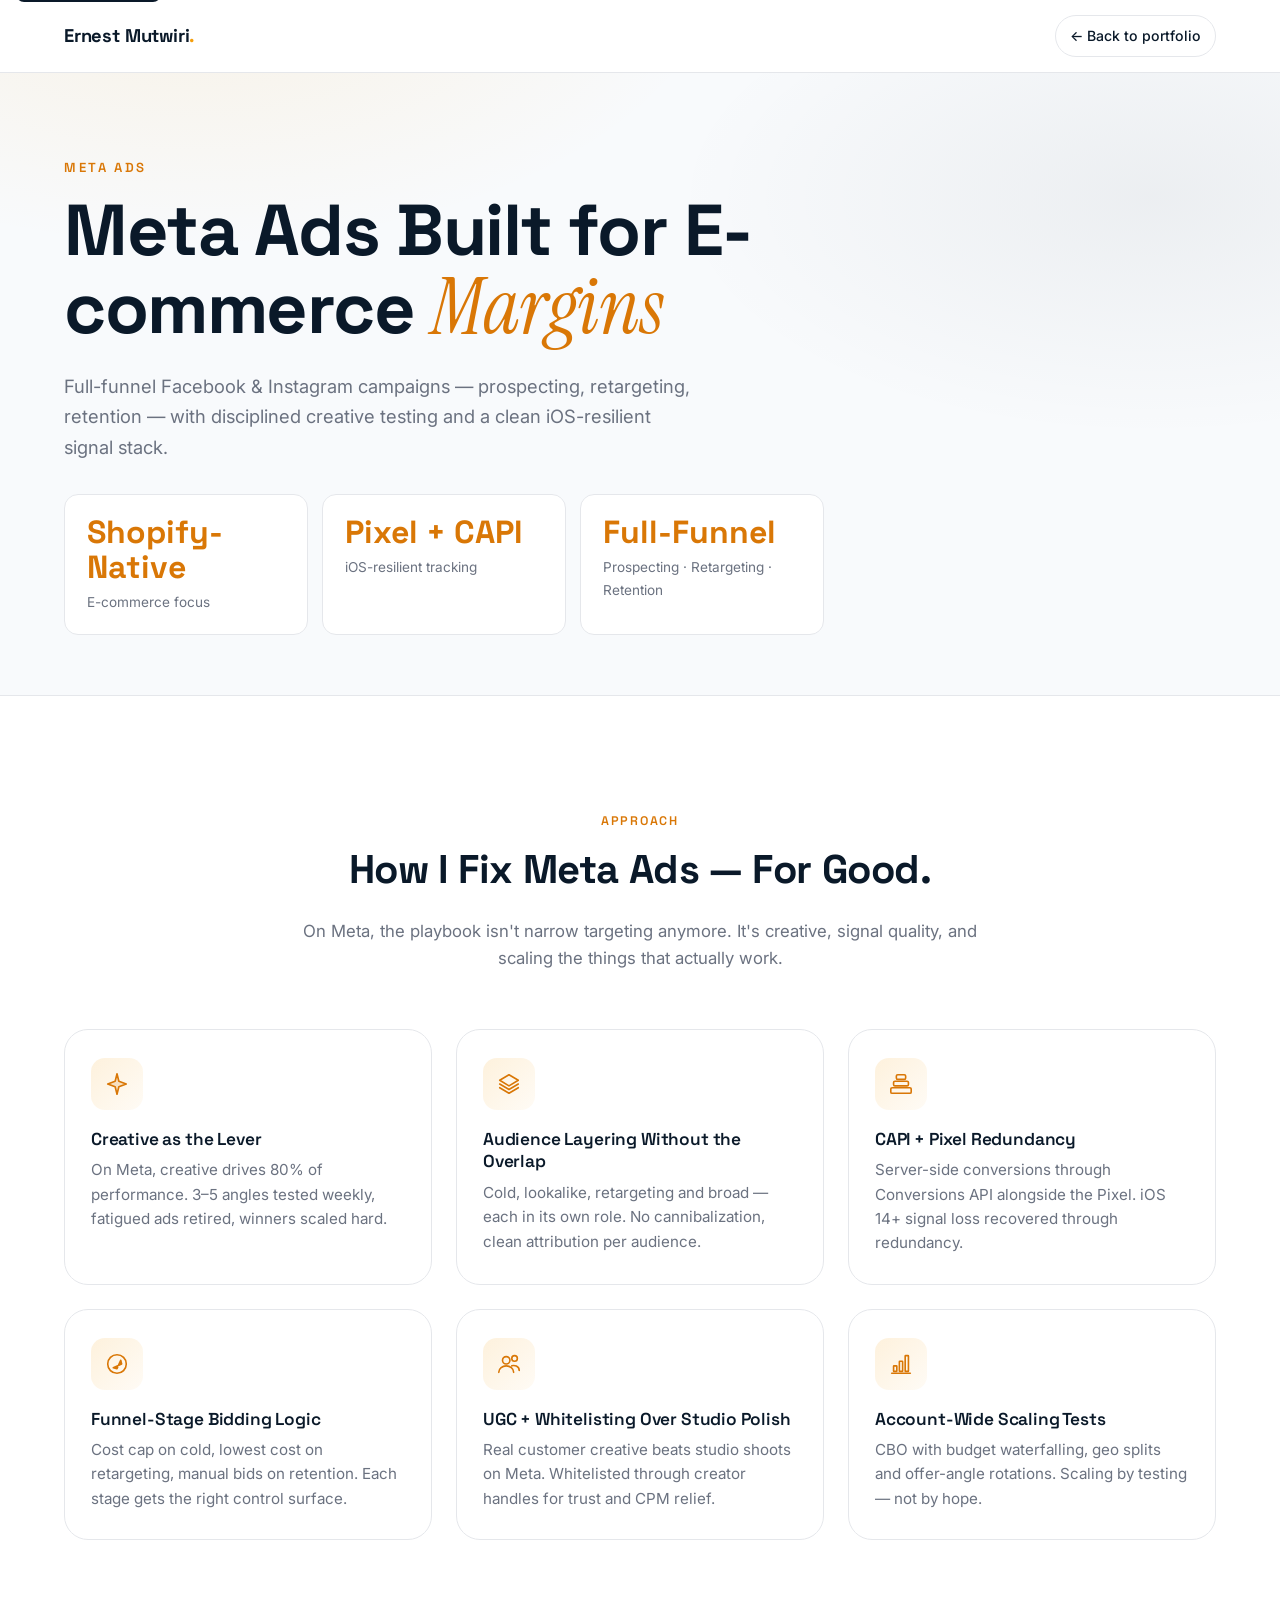
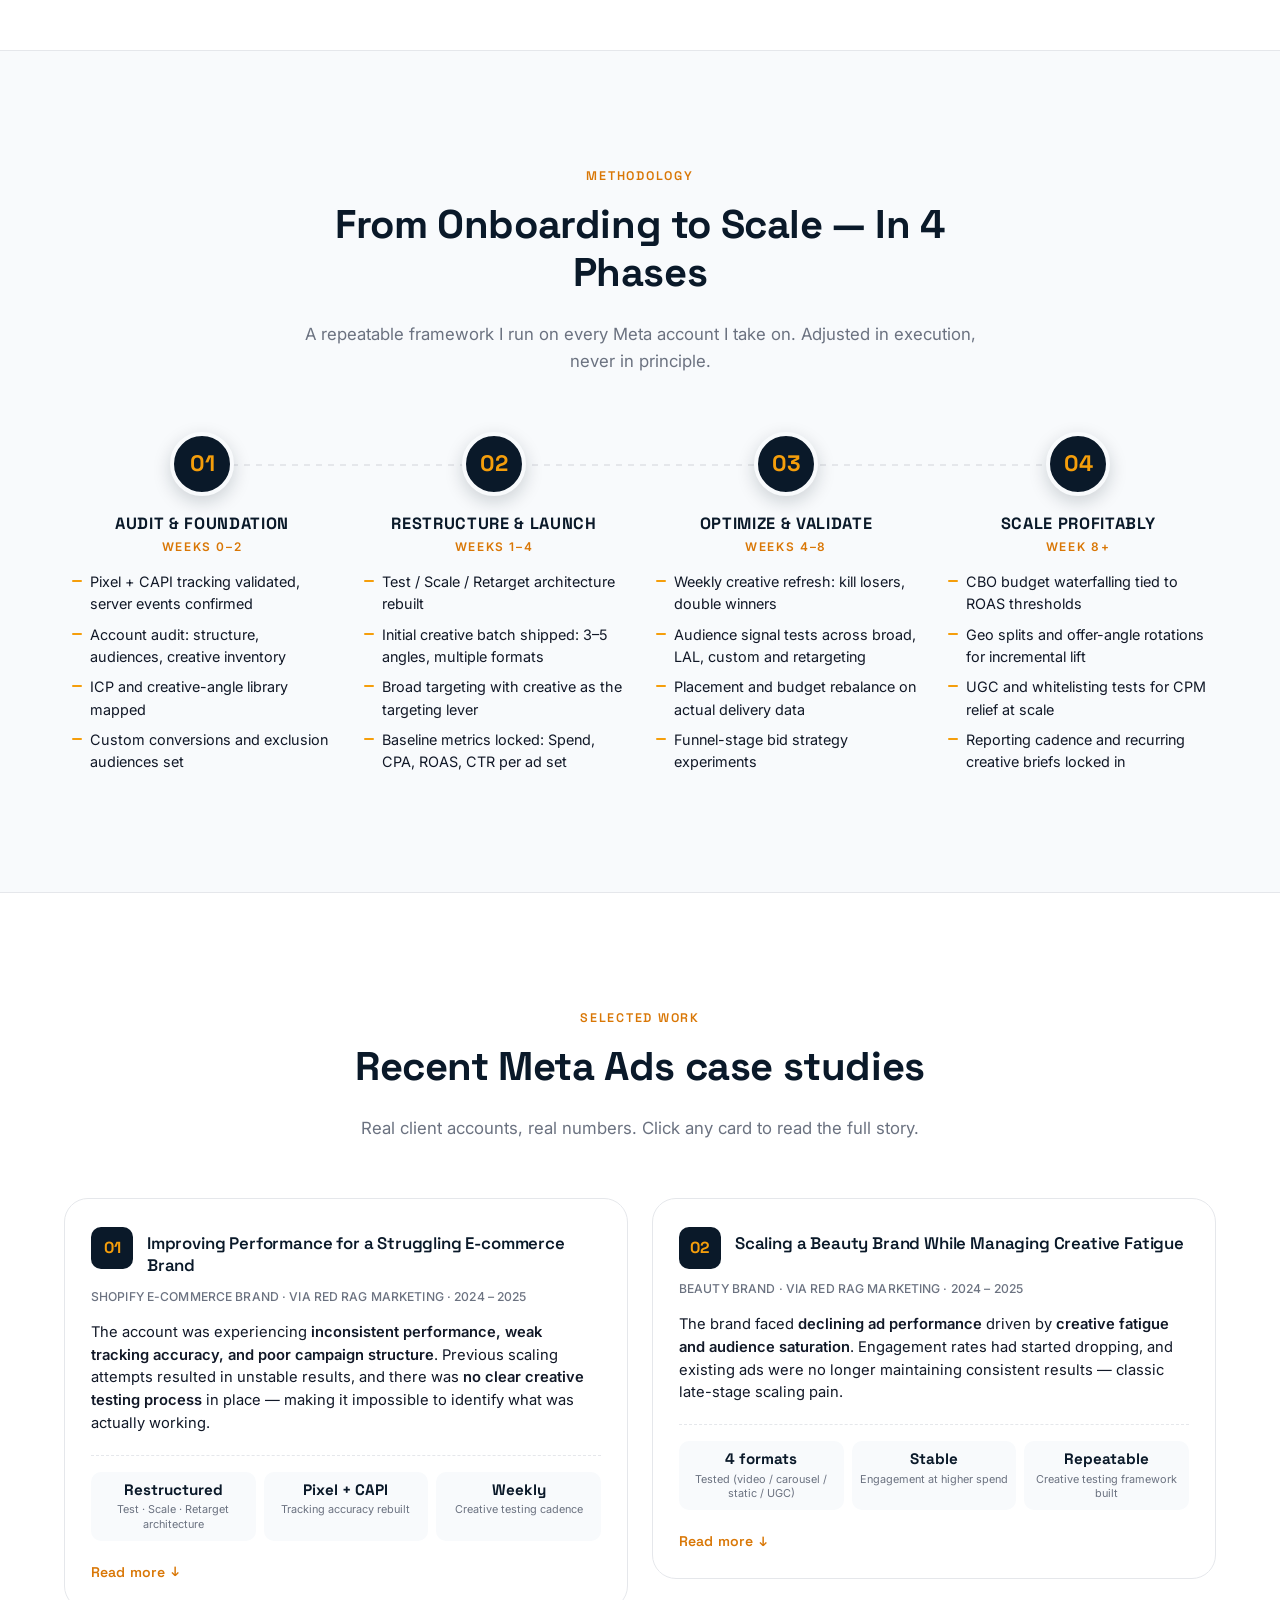
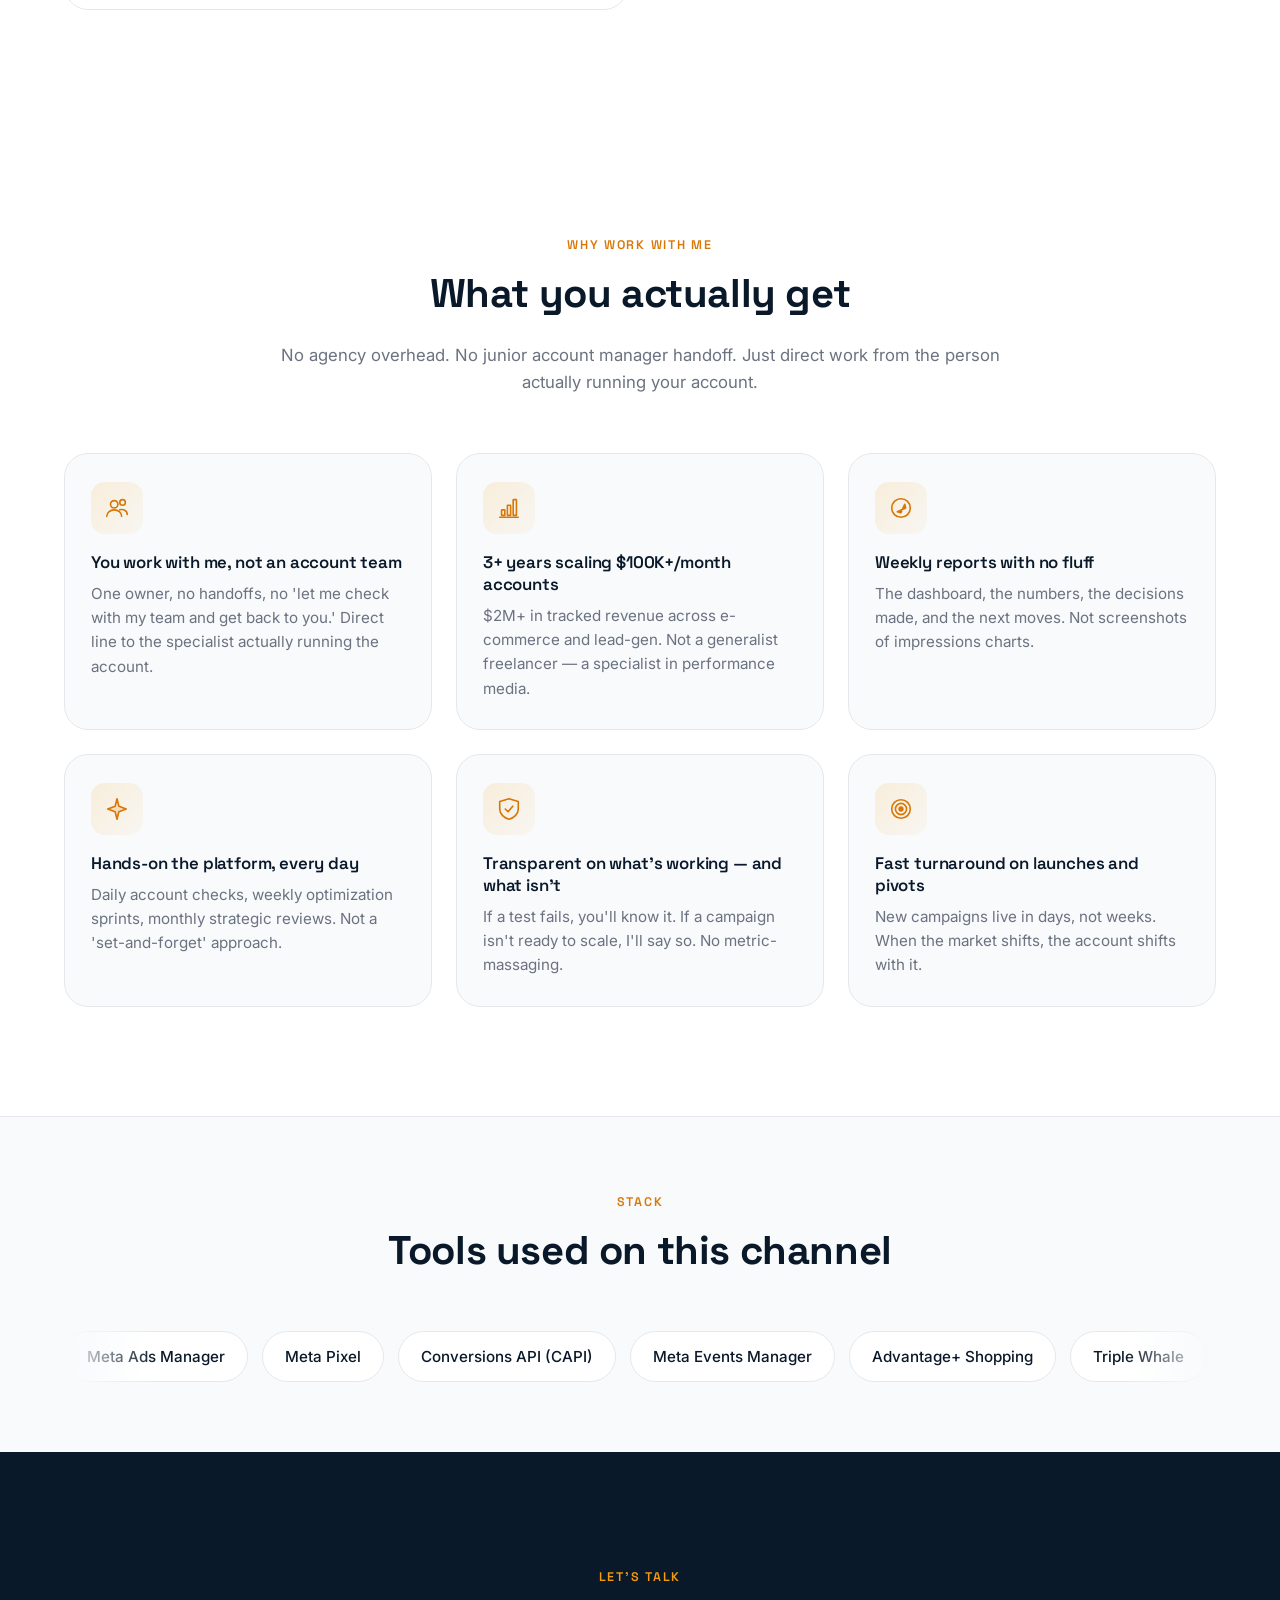
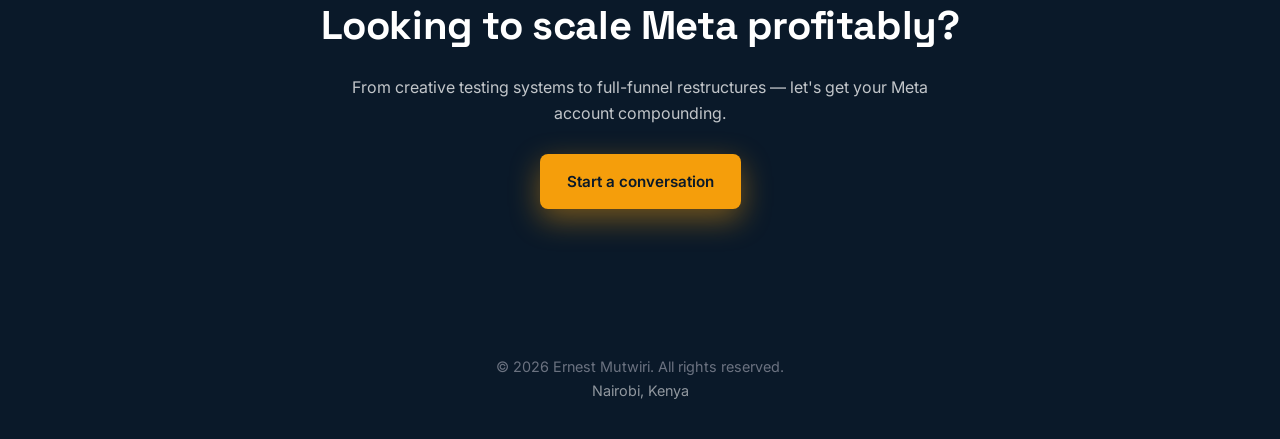
<file: meta-ads.html>
<!DOCTYPE html>
<html lang="en">
<head>
  <meta charset="UTF-8" />
  <meta name="viewport" content="width=device-width, initial-scale=1" />
  <meta name="theme-color" content="#0A1929" />

  <title>Meta Ads Case Studies — Ernest Mutwiri</title>
  <meta name="description" content="Meta Ads case studies — Facebook & Instagram creative testing, audience strategy, and scaling." />
  <meta property="og:type" content="website" />

  <link rel="icon" type="image/svg+xml" href="data:image/svg+xml;utf8,<svg xmlns='http://www.w3.org/2000/svg' viewBox='0 0 64 64'><rect width='64' height='64' rx='12' fill='%230A1929'/><text x='50%25' y='54%25' text-anchor='middle' dominant-baseline='middle' font-family='Inter,Arial,sans-serif' font-size='28' font-weight='700' fill='%23F59E0B'>EM</text></svg>" />

  <link rel="preconnect" href="https://fonts.googleapis.com" />
  <link rel="preconnect" href="https://fonts.gstatic.com" crossorigin />
  <link href="https://fonts.googleapis.com/css2?family=Inter:wght@400;500;600;700&family=Instrument+Serif:ital@0;1&family=Space+Grotesk:wght@500;600;700&display=swap" rel="stylesheet" />

  <link rel="stylesheet" href="styles.css" />
</head>
<body data-channel="metaAds">

  <a class="skip-link" href="#main">Skip to content</a>

  <header class="nav" role="banner">
    <div class="container nav-inner">
      <a class="nav-brand" href="index.html" aria-label="Home">
        <span data-cs="brand">Ernest Mutwiri</span><span class="dot">.</span>
      </a>
      <a class="nav-back" href="index.html">← Back to portfolio</a>
    </div>
  </header>

  <main id="main">
    <section class="cs-hero">
      <div class="container reveal">
        <span class="eyebrow" data-cs="eyebrow"></span>
        <h1 data-cs="heading"></h1>
        <p class="lede" data-cs="subheading"></p>
        <div class="cs-headline-metrics" data-cs="headlineMetrics"></div>
      </div>
    </section>

    <section class="cs-fix" aria-label="Approach">
      <div class="container">
        <div class="section-head reveal">
          <span class="eyebrow" data-cs="fixEyebrow"></span>
          <h2 data-cs="fixHeading"></h2>
          <p class="subheading" data-cs="fixSubheading"></p>
        </div>
        <div class="cs-fix-grid reveal" data-cs="fixItems"></div>
      </div>
    </section>

    <section class="cs-process" aria-label="Process">
      <div class="container">
        <div class="section-head reveal">
          <span class="eyebrow" data-cs="processEyebrow"></span>
          <h2 data-cs="processHeading"></h2>
          <p class="subheading" data-cs="processSubheading"></p>
        </div>
        <div class="cs-process-track reveal" data-cs="processPhases"></div>
      </div>
    </section>

    <section class="cs-studies">
      <div class="container">
        <div class="section-head reveal">
          <span class="eyebrow" data-cs="studiesEyebrow"></span>
          <h2 data-cs="studiesHeading"></h2>
          <p class="subheading" data-cs="studiesSubheading"></p>
        </div>
        <div data-cs="studies"></div>
      </div>
    </section>

    <section class="cs-why" aria-label="Why hire me">
      <div class="container">
        <div class="section-head reveal">
          <span class="eyebrow" data-cs="whyEyebrow"></span>
          <h2 data-cs="whyHeading"></h2>
          <p class="subheading" data-cs="whySubheading"></p>
        </div>
        <div class="cs-why-grid reveal" data-cs="whyItems"></div>
      </div>
    </section>

    <section class="tools" aria-label="Tools used">
      <div class="container">
        <div class="section-head reveal">
          <span class="eyebrow">Stack</span>
          <h2>Tools used on this channel</h2>
        </div>
        <div class="tools-marquee reveal">
          <div class="tools-track" data-cs="tools"></div>
          <div class="tools-track" data-cs="tools" aria-hidden="true"></div>
        </div>
      </div>
    </section>

    <section class="cs-cta">
      <div class="container reveal">
        <span class="eyebrow" style="color: var(--gold);">Let's talk</span>
        <h2 data-cs="ctaHeading"></h2>
        <p data-cs="ctaSubheading"></p>
        <a class="btn btn-primary" href="index.html#contact" data-cs="ctaLabel"></a>
      </div>
    </section>
  </main>

  <footer class="footer">
    <div class="container">
      <p data-cs="footerCopy" style="margin:0;"></p>
      <p class="small" data-cs="footerNote" style="margin:0;"></p>
    </div>
  </footer>

  <script src="icons.js"></script>
  <script src="content.js"></script>
  <script src="case-study.js"></script>
</body>
</html>
</file>
<file: styles.css>
/* =============================================================================
   Ernest Mutwiri — Portfolio Styles
   Mobile-first. Breakpoints: 768px (tablet), 1024px (desktop).
   ============================================================================= */

/* ---- Design Tokens ------------------------------------------------------- */
:root {
  --navy:        #0A1929;
  --navy-soft:   #122B45;
  --white:       #FFFFFF;
  --offwhite:    #F8FAFC;
  --gold:        #F59E0B;
  --gold-dark:   #D97706;
  --grey:        #6B7280;
  --grey-light:  #E5E7EB;
  --grey-soft:   #F3F4F6;
  --text:        #111827;

  --radius-sm: 8px;
  --radius:    14px;
  --radius-lg: 24px;

  --shadow-sm: 0 1px 2px rgba(10, 25, 41, 0.06);
  --shadow:    0 6px 24px rgba(10, 25, 41, 0.08);
  --shadow-lg: 0 20px 60px rgba(10, 25, 41, 0.12);

  --container:    1200px;
  --container-sm: 900px;

  --font-body:    "Inter", system-ui, -apple-system, "Segoe UI", sans-serif;
  --font-heading: "Space Grotesk", "Inter", system-ui, sans-serif;
}

/* ---- Reset / Base -------------------------------------------------------- */
*, *::before, *::after { box-sizing: border-box; }

html {
  scroll-behavior: smooth;
  scroll-padding-top: 80px; /* offset for sticky nav when anchor-jumping */
  -webkit-text-size-adjust: 100%;
}

body {
  margin: 0;
  font-family: var(--font-body);
  font-size: 16px;
  line-height: 1.65;
  color: var(--text);
  background: var(--white);
  -webkit-font-smoothing: antialiased;
  -moz-osx-font-smoothing: grayscale;
}

img { max-width: 100%; display: block; }
a   { color: inherit; text-decoration: none; }
button { font-family: inherit; cursor: pointer; }

/* Visually hidden (for screen-reader-only text and skip link target) */
.sr-only {
  position: absolute; width: 1px; height: 1px;
  padding: 0; margin: -1px; overflow: hidden;
  clip: rect(0,0,0,0); white-space: nowrap; border: 0;
}

/* Skip-to-content link for keyboard users */
.skip-link {
  position: absolute; top: -40px; left: 16px;
  background: var(--navy); color: var(--white);
  padding: 8px 14px; border-radius: var(--radius-sm);
  z-index: 1000; font-weight: 600;
  transition: top 0.2s ease;
}
.skip-link:focus { top: 16px; }

/* ---- Typography ---------------------------------------------------------- */
h1, h2, h3, h4 {
  font-family: var(--font-heading);
  color: var(--navy);
  line-height: 1.2;
  margin: 0 0 0.6em;
  letter-spacing: -0.01em;
}
h1 { font-size: clamp(2rem, 5vw + 1rem, 3.75rem); font-weight: 700; }
h2 { font-size: clamp(1.75rem, 2.5vw + 1rem, 2.5rem); font-weight: 700; }
h3 { font-size: 1.25rem; font-weight: 600; }
p  { margin: 0 0 1em; color: var(--grey); }
strong { color: var(--text); font-weight: 600; }

/* ---- Layout helpers ------------------------------------------------------ */
.container {
  width: 100%;
  max-width: var(--container);
  margin: 0 auto;
  padding: 0 24px;
}
section { padding: 80px 0; }
@media (min-width: 1024px) { section { padding: 110px 0; } }

.eyebrow {
  display: inline-block;
  font-family: var(--font-heading);
  font-size: 0.78rem;
  letter-spacing: 0.14em;
  text-transform: uppercase;
  color: var(--gold-dark);
  font-weight: 600;
  margin-bottom: 14px;
}
.section-head { max-width: 720px; margin: 0 auto 56px; text-align: center; }
.section-head .subheading { color: var(--grey); font-size: 1.05rem; }

/* ---- Buttons ------------------------------------------------------------- */
.btn {
  display: inline-flex; align-items: center; justify-content: center; gap: 8px;
  padding: 14px 26px;
  border-radius: var(--radius-sm);
  font-weight: 600;
  font-size: 0.95rem;
  border: 1.5px solid transparent;
  transition: transform 0.2s ease, box-shadow 0.2s ease,
              background 0.2s ease, color 0.2s ease, border-color 0.2s ease;
  white-space: nowrap;
}
.btn-primary {
  background: var(--gold); color: var(--navy);
  box-shadow: 0 8px 24px rgba(245, 158, 11, 0.35);
}
.btn-primary:hover {
  background: var(--gold-dark); color: var(--white);
  transform: translateY(-2px);
  box-shadow: 0 12px 28px rgba(245, 158, 11, 0.45);
}
.btn-secondary {
  background: transparent; color: var(--navy);
  border-color: var(--navy);
}
.btn-secondary:hover {
  background: var(--navy); color: var(--white);
  transform: translateY(-2px);
}

/* =============================================================================
   NAVIGATION
   ============================================================================= */
.nav {
  position: sticky; top: 0; z-index: 50;
  background: rgba(255, 255, 255, 0.85);
  backdrop-filter: saturate(180%) blur(16px);
  -webkit-backdrop-filter: saturate(180%) blur(16px);
  border-bottom: 1px solid var(--grey-light);
}
.nav-inner {
  display: flex; align-items: center; justify-content: space-between;
  height: 72px;
}
.nav-brand {
  font-family: var(--font-heading);
  font-weight: 700;
  font-size: 1.15rem;
  color: var(--navy);
  letter-spacing: -0.01em;
}
.nav-brand .dot { color: var(--gold); }

.nav-links {
  display: none;
  list-style: none; margin: 0; padding: 0;
  gap: 32px; align-items: center;
}
.nav-links a {
  font-size: 0.95rem; font-weight: 500; color: var(--text);
  position: relative; padding: 6px 0;
}
.nav-links a::after {
  content: ""; position: absolute; left: 0; bottom: -2px;
  width: 0; height: 2px; background: var(--gold);
  transition: width 0.25s ease;
}
.nav-links a:hover::after,
.nav-links a:focus-visible::after { width: 100%; }

.nav-cta { display: none; }

@media (min-width: 1024px) {
  .nav-links { display: flex; }
  .nav-cta   { display: inline-flex; }
}

/* Hamburger */
.nav-toggle {
  display: inline-flex; flex-direction: column; gap: 5px;
  width: 44px; height: 44px;
  align-items: center; justify-content: center;
  background: transparent; border: 1px solid var(--grey-light);
  border-radius: var(--radius-sm);
}
.nav-toggle span {
  width: 20px; height: 2px; background: var(--navy);
  transition: transform 0.25s ease, opacity 0.25s ease;
}
.nav-toggle[aria-expanded="true"] span:nth-child(1) { transform: translateY(7px) rotate(45deg); }
.nav-toggle[aria-expanded="true"] span:nth-child(2) { opacity: 0; }
.nav-toggle[aria-expanded="true"] span:nth-child(3) { transform: translateY(-7px) rotate(-45deg); }
@media (min-width: 1024px) { .nav-toggle { display: none; } }

/* Mobile menu */
.nav-mobile {
  display: none;
  position: absolute; left: 0; right: 0; top: 100%;
  background: var(--white);
  border-bottom: 1px solid var(--grey-light);
  padding: 24px;
  box-shadow: var(--shadow);
}
.nav-mobile.open { display: block; }
.nav-mobile ul { list-style: none; padding: 0; margin: 0 0 16px; }
.nav-mobile li { border-bottom: 1px solid var(--grey-light); }
.nav-mobile a {
  display: block; padding: 16px 4px;
  font-weight: 500; font-size: 1rem;
}
.nav-mobile .btn { width: 100%; }

/* =============================================================================
   HERO
   ============================================================================= */
.hero {
  position: relative;
  padding: 64px 0 56px;
  overflow: hidden;
  background:
    radial-gradient(1200px 600px at 80% -10%, rgba(245, 158, 11, 0.10), transparent 60%),
    radial-gradient(900px 500px at -10% 30%, rgba(10, 25, 41, 0.06), transparent 60%),
    var(--offwhite);
}
.hero::before {
  /* faint grid pattern */
  content: "";
  position: absolute; inset: 0;
  background-image:
    linear-gradient(to right, rgba(10,25,41,0.04) 1px, transparent 1px),
    linear-gradient(to bottom, rgba(10,25,41,0.04) 1px, transparent 1px);
  background-size: 60px 60px;
  mask-image: radial-gradient(ellipse at center, black 40%, transparent 75%);
  -webkit-mask-image: radial-gradient(ellipse at center, black 40%, transparent 75%);
  pointer-events: none;
}
.hero-inner {
  position: relative;
  display: grid; grid-template-columns: 1fr; gap: 40px;
  align-items: center;
}
.hero-text { text-align: left; }
.hero h1 { margin-top: 8px; }
.hero h1 .accent { color: var(--gold); }
.hero .lede { font-size: 1.1rem; color: var(--grey); max-width: 560px; }

/* Editorial accent — serif italic gold word inside a heading. Used on main hero and case-study heroes. */
.hero-accent {
  font-family: "Instrument Serif", "Times New Roman", serif;
  font-style: italic;
  font-weight: 400;
  color: var(--gold-dark);
  letter-spacing: -0.005em;
  font-size: 1.08em;
  line-height: 1;
  display: inline-block;
}
.hero-ctas { display: flex; flex-wrap: wrap; gap: 12px; margin-top: 28px; }

.hero-photo {
  position: relative;
  width: min(360px, 80%); margin: 0 auto;
  aspect-ratio: 1 / 1;
  border-radius: var(--radius-lg);
  background:
    linear-gradient(135deg, var(--navy), var(--navy-soft));
  box-shadow: var(--shadow-lg);
  overflow: hidden;
}
.hero-photo img {
  width: 100%; height: 100%; object-fit: cover;
}
.hero-photo::after {
  /* gold corner accent */
  content: ""; position: absolute;
  width: 80px; height: 80px;
  right: -20px; bottom: -20px;
  background: var(--gold);
  border-radius: 50%;
  filter: blur(2px); opacity: 0.85;
}

@media (min-width: 1024px) {
  .hero { padding: 100px 0 90px; }
  .hero-inner { grid-template-columns: 1.15fr 1fr; gap: 64px; }
  .hero-photo { width: 100%; max-width: 440px; }
}

/* =============================================================================
   METRICS BAR
   ============================================================================= */
.metrics {
  margin-top: -40px;
  position: relative;
  z-index: 2;
  padding: 0 0 40px;
}
.metrics-grid {
  display: grid; gap: 16px;
  grid-template-columns: repeat(2, 1fr);
  background: var(--navy);
  border-radius: var(--radius-lg);
  padding: 32px 24px;
  box-shadow: var(--shadow-lg);
}
.metric { text-align: center; }
.metric .value {
  font-family: var(--font-heading);
  font-size: clamp(1.6rem, 3.5vw, 2.5rem);
  font-weight: 700;
  color: var(--gold);
  line-height: 1.1;
}
.metric .label {
  display: block; margin-top: 8px;
  color: rgba(255,255,255,0.75);
  font-size: 0.85rem;
  letter-spacing: 0.02em;
}
@media (min-width: 768px) {
  .metrics-grid { grid-template-columns: repeat(4, 1fr); gap: 24px; padding: 40px 32px; }
}

/* =============================================================================
   ABOUT
   ============================================================================= */
.about p { font-size: 1.06rem; line-height: 1.85; max-width: 760px; }
.about p + p { margin-top: 1em; }
.about-inner { max-width: var(--container-sm); margin: 0 auto; }

/* =============================================================================
   RESULTS / EXPERIENCE
   ============================================================================= */
.results { background: var(--offwhite); }
.results-grid { display: grid; gap: 24px; }
@media (min-width: 1024px) {
  .results-grid { grid-template-columns: 1fr 1fr; gap: 28px; }
}

.result-card {
  background: var(--white);
  border: 1px solid var(--grey-light);
  border-radius: var(--radius);
  padding: 32px;
  transition: transform 0.25s ease, box-shadow 0.25s ease, border-color 0.25s ease;
}
.result-card:hover {
  transform: translateY(-4px);
  box-shadow: var(--shadow);
  border-color: transparent;
}
.result-card .role-head {
  display: flex; flex-wrap: wrap; justify-content: space-between; gap: 8px;
  margin-bottom: 16px; padding-bottom: 16px;
  border-bottom: 1px dashed var(--grey-light);
}
.result-card .company { font-family: var(--font-heading); font-size: 1.25rem; font-weight: 700; color: var(--navy); }
.result-card .role    { display: block; color: var(--gold-dark); font-weight: 600; font-size: 0.9rem; margin-top: 4px; }
.result-card .dates   { font-size: 0.85rem; color: var(--grey); white-space: nowrap; }

.result-card ul { list-style: none; padding: 0; margin: 0; }
.result-card li {
  position: relative;
  padding-left: 28px;
  margin-bottom: 12px;
  color: var(--text);
  font-size: 0.97rem;
  line-height: 1.6;
}
.result-card li::before {
  content: "";
  position: absolute; left: 0; top: 9px;
  width: 14px; height: 2px;
  background: var(--gold);
  border-radius: 2px;
}

/* =============================================================================
   SERVICES
   ============================================================================= */
.services-grid {
  display: grid; gap: 20px;
  grid-template-columns: 1fr;
}
@media (min-width: 768px) { .services-grid { grid-template-columns: repeat(2, 1fr); } }
@media (min-width: 1024px) { .services-grid { grid-template-columns: repeat(3, 1fr); } }

.service-card {
  background: var(--white);
  border: 1px solid var(--grey-light);
  border-radius: var(--radius);
  padding: 28px;
  transition: transform 0.25s ease, box-shadow 0.25s ease, border-color 0.25s ease;
}
.service-card:hover {
  transform: translateY(-4px);
  box-shadow: var(--shadow);
  border-color: var(--gold);
}
.service-card .icon {
  display: inline-flex; align-items: center; justify-content: center;
  width: 52px; height: 52px;
  background: var(--offwhite); border-radius: 12px;
  font-size: 1.6rem;
  margin-bottom: 18px;
}
.service-card h3 { margin-bottom: 8px; }
.service-card p  { margin: 0; font-size: 0.95rem; }

/* =============================================================================
   METHODOLOGY
   ============================================================================= */
.methodology { background: var(--navy); color: var(--white); }
.methodology .section-head h2 { color: var(--white); }
.methodology .section-head .subheading { color: rgba(255,255,255,0.72); }
.methodology .eyebrow { color: var(--gold); }

.steps {
  display: grid; gap: 24px;
  grid-template-columns: 1fr;
  position: relative;
}
@media (min-width: 1024px) {
  .steps { grid-template-columns: repeat(4, 1fr); gap: 28px; }
}
.step {
  background: rgba(255,255,255,0.04);
  border: 1px solid rgba(255,255,255,0.08);
  border-radius: var(--radius);
  padding: 28px;
  position: relative;
  transition: transform 0.25s ease, background 0.25s ease;
}
.step:hover { transform: translateY(-3px); background: rgba(255,255,255,0.07); }
.step .num {
  font-family: var(--font-heading);
  font-size: 2.4rem;
  font-weight: 700;
  color: var(--gold);
  line-height: 1;
  display: block; margin-bottom: 14px;
}
.step h3 { color: var(--white); margin-bottom: 8px; }
.step p  { color: rgba(255,255,255,0.7); margin: 0; font-size: 0.95rem; }

/* =============================================================================
   APPS / PRODUCTS I'VE BUILT
   ============================================================================= */
.apps { background: var(--offwhite); }
.apps-grid {
  display: grid; gap: 28px;
  grid-template-columns: 1fr;
}
@media (min-width: 1024px) {
  .apps-grid { grid-template-columns: 1fr 1fr; gap: 32px; }
}

.app-card {
  display: flex; flex-direction: column;
  background: var(--white);
  border: 1px solid var(--grey-light);
  border-radius: var(--radius-lg);
  overflow: hidden;
  transition: transform 0.3s ease, box-shadow 0.3s ease, border-color 0.3s ease;
}
.app-card:hover {
  transform: translateY(-6px);
  box-shadow: var(--shadow-lg);
  border-color: var(--gold);
}

.app-screenshot {
  position: relative;
  display: block;
  background: var(--navy);
  aspect-ratio: 16 / 9;
  overflow: hidden;
  border-bottom: 1px solid var(--grey-light);
}
.app-screenshot img {
  width: 100%; height: 100%;
  object-fit: cover; object-position: top center;
  transition: transform 0.6s ease;
}
.app-card:hover .app-screenshot img { transform: scale(1.04); }

.app-screenshot__hint {
  position: absolute;
  right: 14px; top: 14px;
  padding: 6px 12px;
  background: rgba(10, 25, 41, 0.85);
  color: var(--gold);
  font-family: var(--font-heading);
  font-size: 0.78rem;
  font-weight: 600;
  border-radius: 999px;
  letter-spacing: 0.04em;
  backdrop-filter: blur(6px);
  -webkit-backdrop-filter: blur(6px);
  opacity: 0;
  transform: translateY(-4px);
  transition: opacity 0.25s ease, transform 0.25s ease;
}
.app-card:hover .app-screenshot__hint { opacity: 1; transform: none; }

.app-body { padding: 28px; display: flex; flex-direction: column; gap: 14px; flex: 1; }
.app-head { display: flex; flex-direction: column; gap: 4px; }
.app-head h3 { margin: 0; font-size: 1.45rem; }
.app-tagline {
  font-family: var(--font-heading);
  font-size: 0.74rem;
  text-transform: uppercase;
  letter-spacing: 0.16em;
  color: var(--gold-dark);
  font-weight: 600;
}
.app-desc { margin: 0; color: var(--text); font-size: 0.97rem; line-height: 1.65; }
.app-audience { margin: 0; color: var(--grey); font-size: 0.88rem; line-height: 1.55; }
.app-audience strong { color: var(--navy); font-weight: 600; }

.app-features { list-style: none; padding: 0; margin: 0; }
.app-features li {
  position: relative; padding-left: 24px; margin-bottom: 10px;
  color: var(--text); font-size: 0.92rem; line-height: 1.55;
}
.app-features li:last-child { margin-bottom: 0; }
.app-features li::before {
  content: ""; position: absolute; left: 0; top: 9px;
  width: 12px; height: 2px; background: var(--gold); border-radius: 2px;
}
.app-cta { align-self: flex-start; margin-top: auto; }

/* Placeholder treatment when screenshot is missing — gives a clean dark panel
   instead of an ugly broken-image icon while you add the file. */
.app-screenshot img[alt$="screenshot"]:not([src=""]) { opacity: 1; }
.app-screenshot::after {
  content: "Screenshot loading…";
  position: absolute; inset: 0;
  display: flex; align-items: center; justify-content: center;
  color: rgba(255,255,255,0.4);
  font-family: var(--font-heading);
  font-size: 0.85rem; letter-spacing: 0.06em;
  z-index: 0;
}
.app-screenshot img { position: relative; z-index: 1; }

/* =============================================================================
   TOOLS  (marquee chips)
   ============================================================================= */
.tools { background: var(--offwhite); padding-top: 70px; padding-bottom: 70px; }
.tools-marquee {
  --gap: 14px;
  display: flex; gap: var(--gap);
  overflow: hidden;
  mask-image: linear-gradient(to right, transparent, black 8%, black 92%, transparent);
  -webkit-mask-image: linear-gradient(to right, transparent, black 8%, black 92%, transparent);
}
.tools-track {
  display: flex; gap: var(--gap);
  flex-shrink: 0;
  animation: marquee 38s linear infinite;
}
.tools:hover .tools-track { animation-play-state: paused; }
.tool-chip {
  flex: 0 0 auto;
  padding: 12px 22px;
  background: var(--white);
  border: 1px solid var(--grey-light);
  border-radius: 999px;
  font-weight: 500;
  font-size: 0.95rem;
  color: var(--navy);
  white-space: nowrap;
}
@keyframes marquee {
  from { transform: translateX(0); }
  to   { transform: translateX(calc(-100% - var(--gap))); }
}

/* =============================================================================
   CONTACT
   ============================================================================= */
.contact-cards {
  display: grid; gap: 20px;
  grid-template-columns: 1fr;
  max-width: var(--container-sm);
  margin: 0 auto;
}
@media (min-width: 640px)  { .contact-cards { grid-template-columns: repeat(2, 1fr); } }
@media (min-width: 1024px) { .contact-cards { grid-template-columns: repeat(4, 1fr); } }

.contact-card {
  display: flex; flex-direction: column; align-items: flex-start; gap: 6px;
  padding: 28px 24px;
  background: var(--white);
  border: 1px solid var(--grey-light);
  border-radius: var(--radius);
  text-decoration: none;
  color: inherit;
  transition: transform 0.25s ease, box-shadow 0.25s ease, border-color 0.25s ease;
  position: relative;
  overflow: hidden;
}
.contact-card:not(.contact-card--static):hover {
  transform: translateY(-4px);
  box-shadow: var(--shadow);
  border-color: var(--gold);
}
.contact-card::after {
  content: "";
  position: absolute; left: 0; bottom: 0;
  height: 3px; width: 0;
  background: var(--gold);
  transition: width 0.3s ease;
}
.contact-card:not(.contact-card--static):hover::after { width: 100%; }

.contact-card__icon {
  display: inline-flex; align-items: center; justify-content: center;
  width: 48px; height: 48px;
  background: var(--offwhite);
  border-radius: 12px;
  font-size: 1.4rem;
  margin-bottom: 8px;
}
.contact-card__label {
  font-size: 0.72rem;
  text-transform: uppercase;
  letter-spacing: 0.14em;
  font-weight: 600;
  color: var(--gold-dark);
}
.contact-card__value {
  font-size: 1rem;
  color: var(--navy);
  font-weight: 500;
  word-break: break-word;
}

/* =============================================================================
   FOOTER
   ============================================================================= */
.footer {
  background: var(--navy);
  color: rgba(255,255,255,0.75);
  padding: 36px 0;
  text-align: center;
  font-size: 0.9rem;
}
.footer .small { color: rgba(255,255,255,0.55); margin-top: 4px; }

/* Clickable service card variant (Google / Meta / Bing → case study pages) */
.service-card--link {
  display: block;
  position: relative;
  text-decoration: none;
  color: inherit;
}
.service-card--link::after {
  /* corner accent bar that grows on hover */
  content: "";
  position: absolute; left: 0; bottom: 0;
  height: 3px; width: 0;
  background: var(--gold);
  border-radius: 0 0 var(--radius) var(--radius);
  transition: width 0.3s ease;
}
.service-card--link:hover { border-color: var(--gold); }
.service-card--link:hover::after { width: 100%; }
.service-card .service-link {
  display: inline-block;
  margin-top: 16px;
  font-weight: 600;
  font-size: 0.92rem;
  color: var(--gold-dark);
  letter-spacing: 0.01em;
  transition: transform 0.25s ease;
}
.service-card--link:hover .service-link { transform: translateX(4px); }

/* =============================================================================
   CASE STUDY PAGES  (google-ads.html, meta-ads.html, bing-ads.html)
   ============================================================================= */

/* Back-to-main pill in nav */
.nav-back {
  display: inline-flex; align-items: center; gap: 8px;
  padding: 8px 14px;
  font-size: 0.88rem; font-weight: 500;
  color: var(--navy);
  border: 1px solid var(--grey-light);
  border-radius: 999px;
  transition: background 0.2s ease, color 0.2s ease, border-color 0.2s ease;
}
.nav-back:hover { background: var(--navy); color: var(--white); border-color: var(--navy); }

/* Case study hero */
.cs-hero {
  position: relative;
  padding: 80px 0 60px;
  background:
    radial-gradient(900px 500px at 15% -20%, rgba(245, 158, 11, 0.10), transparent 60%),
    radial-gradient(800px 400px at 90% 20%, rgba(10, 25, 41, 0.05), transparent 60%),
    var(--offwhite);
  border-bottom: 1px solid var(--grey-light);
}
.cs-hero h1 {
  max-width: 880px;
  font-size: clamp(2.4rem, 5.5vw + 1rem, 4.5rem);
  line-height: 1.05;
  letter-spacing: -0.02em;
  margin-bottom: 24px;
}
.cs-hero .eyebrow {
  font-size: 0.82rem;
  letter-spacing: 0.2em;
}
.cs-hero .lede { font-size: 1.15rem; color: var(--grey); max-width: 640px; margin-bottom: 32px; }

.cs-headline-metrics {
  display: grid; gap: 14px;
  grid-template-columns: repeat(auto-fit, minmax(180px, 1fr));
  margin-top: 8px;
  max-width: 760px;
}
.cs-headline-metric {
  background: var(--white);
  border: 1px solid var(--grey-light);
  border-radius: var(--radius);
  padding: 20px 22px;
}
.cs-headline-metric .value {
  font-family: var(--font-heading);
  font-size: clamp(1.4rem, 2.5vw, 2rem);
  color: var(--gold-dark);
  font-weight: 700;
  line-height: 1.1;
  display: block;
}
.cs-headline-metric .label {
  display: block; margin-top: 6px;
  color: var(--grey); font-size: 0.85rem;
}

/* Case study cards (the meat of the page) */
.cs-studies { background: var(--white); }
.cs-card {
  background: var(--white);
  border: 1px solid var(--grey-light);
  border-radius: var(--radius-lg);
  padding: 36px;
  margin-bottom: 28px;
  transition: box-shadow 0.25s ease, border-color 0.25s ease;
}
.cs-card:hover { box-shadow: var(--shadow); border-color: transparent; }
.cs-card:last-child { margin-bottom: 0; }

.cs-card-head {
  display: flex; gap: 20px; align-items: flex-start;
  margin-bottom: 28px; padding-bottom: 24px;
  border-bottom: 1px dashed var(--grey-light);
}
.cs-num {
  flex: 0 0 auto;
  font-family: var(--font-heading);
  font-size: 2rem; font-weight: 700;
  color: var(--gold);
  background: var(--navy);
  width: 64px; height: 64px;
  border-radius: 14px;
  display: inline-flex; align-items: center; justify-content: center;
}
.cs-card-head h2 { margin: 0 0 6px; font-size: clamp(1.2rem, 2.2vw, 1.55rem); }
.cs-card-head .cs-meta {
  margin: 0;
  font-size: 0.88rem;
  color: var(--grey);
  letter-spacing: 0.01em;
}

.cs-body { display: grid; gap: 28px; grid-template-columns: 1fr; }
@media (min-width: 900px) { .cs-body { grid-template-columns: 1fr 1fr; } }

.cs-block h3 {
  font-size: 0.78rem;
  text-transform: uppercase;
  letter-spacing: 0.14em;
  color: var(--gold-dark);
  font-family: var(--font-heading);
  font-weight: 600;
  margin-bottom: 12px;
}
.cs-block p { color: var(--text); font-size: 0.98rem; line-height: 1.7; margin: 0; }
.cs-block ul { list-style: none; padding: 0; margin: 0; }
.cs-block li {
  position: relative; padding-left: 26px; margin-bottom: 12px;
  color: var(--text); font-size: 0.96rem; line-height: 1.6;
}
.cs-block li::before {
  content: ""; position: absolute; left: 0; top: 9px;
  width: 14px; height: 2px; background: var(--gold); border-radius: 2px;
}

/* Results sub-section */
.cs-results {
  margin-top: 28px; padding-top: 24px;
  border-top: 1px dashed var(--grey-light);
}
.cs-results h3 {
  font-size: 0.78rem; text-transform: uppercase; letter-spacing: 0.14em;
  color: var(--gold-dark); margin-bottom: 16px;
  font-family: var(--font-heading); font-weight: 600;
}
.cs-result-grid {
  display: grid; gap: 14px;
  grid-template-columns: repeat(auto-fit, minmax(160px, 1fr));
}
.cs-result {
  background: var(--offwhite);
  border-radius: var(--radius);
  padding: 18px 20px;
  text-align: left;
}
.cs-result .value {
  font-family: var(--font-heading);
  font-size: clamp(1.3rem, 2vw, 1.75rem);
  font-weight: 700;
  color: var(--navy);
  line-height: 1.1;
  display: block;
}
.cs-result .label {
  display: block; margin-top: 6px;
  color: var(--grey); font-size: 0.82rem;
}

/* Optional screenshot under a case study */
.cs-screenshot {
  margin-top: 24px;
  border-radius: var(--radius);
  overflow: hidden;
  border: 1px solid var(--grey-light);
}
.cs-screenshot img { width: 100%; height: auto; display: block; }

/* =============================================================================
   CASE STUDY — "How I Fix" approach grid
   ============================================================================= */
.cs-fix {
  background: var(--white);
  border-bottom: 1px solid var(--grey-light);
}
.cs-fix-grid {
  display: grid;
  gap: 20px;
  grid-template-columns: 1fr;
}
@media (min-width: 640px)  { .cs-fix-grid { grid-template-columns: repeat(2, 1fr); } }
@media (min-width: 1024px) { .cs-fix-grid { grid-template-columns: repeat(3, 1fr); gap: 24px; } }

.cs-fix-card {
  background: var(--white);
  border: 1px solid var(--grey-light);
  border-radius: var(--radius-lg);
  padding: 28px 26px;
  transition: transform 0.25s ease, box-shadow 0.25s ease, border-color 0.25s ease;
  position: relative;
  overflow: hidden;
}
.cs-fix-card::after {
  content: "";
  position: absolute; left: 0; bottom: 0;
  height: 3px; width: 0;
  background: var(--gold);
  transition: width 0.3s ease;
}
.cs-fix-card:hover {
  transform: translateY(-4px);
  box-shadow: var(--shadow);
  border-color: var(--gold);
}
.cs-fix-card:hover::after { width: 100%; }

.cs-fix-card__icon {
  display: inline-flex; align-items: center; justify-content: center;
  width: 52px; height: 52px;
  background: linear-gradient(135deg, rgba(245,158,11,0.14), rgba(245,158,11,0.04));
  border-radius: 14px;
  margin-bottom: 18px;
  color: var(--gold-dark);
}
.cs-fix-card__icon svg { width: 26px; height: 26px; }
.cs-fix-card h3 {
  font-size: 1.08rem;
  color: var(--navy);
  margin: 0 0 8px;
  font-weight: 600;
  line-height: 1.3;
}
.cs-fix-card p {
  color: var(--grey);
  margin: 0;
  font-size: 0.95rem;
  line-height: 1.6;
}

/* =============================================================================
   CASE STUDY — "My Process" 4-phase milestone track
   ============================================================================= */
.cs-process {
  background: var(--offwhite);
  border-bottom: 1px solid var(--grey-light);
}
.cs-process-track {
  display: grid;
  gap: 28px;
  grid-template-columns: 1fr;
  position: relative;
}
@media (min-width: 900px) {
  .cs-process-track {
    grid-template-columns: repeat(4, 1fr);
    gap: 16px;
  }
  /* Dashed connector line through the centers of the numbered nodes */
  .cs-process-track::before {
    content: "";
    position: absolute;
    top: 32px;
    left: 12.5%;
    right: 12.5%;
    height: 2px;
    background-image: linear-gradient(90deg, var(--grey-light) 50%, transparent 50%);
    background-size: 12px 2px;
    background-repeat: repeat-x;
    z-index: 0;
  }
}

.cs-process-phase {
  position: relative;
  padding: 0 4px;
  text-align: center;
}
.cs-process-phase__number {
  display: inline-flex; align-items: center; justify-content: center;
  width: 64px; height: 64px;
  background: var(--navy);
  color: var(--gold);
  font-family: var(--font-heading);
  font-size: 1.4rem; font-weight: 700;
  border-radius: 50%;
  border: 4px solid var(--offwhite);
  margin-bottom: 18px;
  position: relative; z-index: 1;
  box-shadow: 0 6px 18px rgba(10, 25, 41, 0.18);
}
.cs-process-phase__name {
  font-family: var(--font-heading);
  font-size: 1.02rem;
  font-weight: 700;
  color: var(--navy);
  margin: 0 0 4px;
  text-transform: uppercase;
  letter-spacing: 0.04em;
}
.cs-process-phase__weeks {
  display: block;
  font-size: 0.74rem;
  text-transform: uppercase;
  letter-spacing: 0.14em;
  color: var(--gold-dark);
  font-weight: 600;
  margin-bottom: 14px;
}
.cs-process-phase__bullets {
  list-style: none;
  padding: 0;
  margin: 0 auto;
  text-align: left;
  max-width: 260px;
}
.cs-process-phase__bullets li {
  position: relative;
  padding-left: 18px;
  margin-bottom: 8px;
  font-size: 0.9rem;
  color: var(--text);
  line-height: 1.55;
}
.cs-process-phase__bullets li::before {
  content: "";
  position: absolute; left: 0; top: 9px;
  width: 10px; height: 2px;
  background: var(--gold);
  border-radius: 2px;
}

/* =============================================================================
   CASE STUDY — Compact studies grid (3 per row on desktop)
   ============================================================================= */
.cs-studies-grid {
  display: grid;
  gap: 24px;
  grid-template-columns: repeat(auto-fit, minmax(300px, 1fr));
  align-items: start; /* expanding one card must not stretch its row neighbors */
}

.cs-card-compact {
  background: var(--white);
  border: 1px solid var(--grey-light);
  border-radius: var(--radius-lg);
  padding: 28px 26px;
  display: flex;
  flex-direction: column;
  position: relative;
  overflow: hidden;
  transition: transform 0.25s ease, box-shadow 0.25s ease, border-color 0.25s ease;
}
.cs-card-compact::after {
  content: "";
  position: absolute; left: 0; bottom: 0;
  height: 3px; width: 0;
  background: var(--gold);
  transition: width 0.3s ease;
}
.cs-card-compact:hover {
  transform: translateY(-4px);
  box-shadow: var(--shadow);
  border-color: var(--gold);
}
.cs-card-compact:hover::after { width: 100%; }

.cs-card-compact__head {
  display: flex; gap: 14px; align-items: flex-start;
  margin-bottom: 10px;
}
.cs-card-compact__num {
  flex: 0 0 auto;
  font-family: var(--font-heading);
  font-size: 1rem; font-weight: 700;
  color: var(--gold);
  background: var(--navy);
  width: 42px; height: 42px;
  border-radius: 10px;
  display: inline-flex; align-items: center; justify-content: center;
}
.cs-card-compact__title {
  margin: 6px 0 0;
  font-size: 1.05rem;
  color: var(--navy);
  font-weight: 600;
  line-height: 1.3;
  font-family: var(--font-heading);
}
.cs-card-compact__meta {
  font-size: 0.76rem;
  color: var(--grey);
  margin: 0 0 14px;
  letter-spacing: 0.01em;
  text-transform: uppercase;
  font-weight: 500;
}
.cs-card-compact__challenge {
  font-size: 0.92rem;
  color: var(--text);
  line-height: 1.55;
  margin: 0 0 20px;
  display: -webkit-box;
  -webkit-line-clamp: 5;
  -webkit-box-orient: vertical;
  overflow: hidden;
}
.cs-card-compact__metrics {
  display: grid;
  gap: 8px;
  grid-template-columns: repeat(auto-fit, minmax(70px, 1fr));
  margin-top: auto;
  padding-top: 16px;
  border-top: 1px dashed var(--grey-light);
}
.cs-card-compact__metric {
  background: var(--offwhite);
  border-radius: 10px;
  padding: 10px 8px;
  text-align: center;
}
.cs-card-compact__metric .value {
  display: block;
  font-family: var(--font-heading);
  font-size: 0.95rem;
  color: var(--navy);
  font-weight: 700;
  line-height: 1.1;
}
.cs-card-compact__metric .label {
  display: block;
  margin-top: 4px;
  color: var(--grey);
  font-size: 0.68rem;
  line-height: 1.3;
}

/* ----- Expand / collapse states ----- */
.cs-card-compact__expanded { display: none; }
.cs-card-compact[data-expanded="true"] .cs-card-compact__expanded { display: block; }
.cs-card-compact[data-expanded="true"] .cs-card-compact__metrics--preview { display: none; }
.cs-card-compact[data-expanded="true"] .cs-card-compact__challenge {
  display: block;
  -webkit-line-clamp: unset;
  -webkit-box-orient: initial;
  overflow: visible;
}

/* Expanded content (Approach + full Results) inside the card */
.cs-card-compact__h4 {
  font-family: var(--font-heading);
  font-size: 0.72rem;
  font-weight: 600;
  letter-spacing: 0.14em;
  text-transform: uppercase;
  color: var(--gold-dark);
  margin: 18px 0 10px;
}
.cs-card-compact__approach {
  list-style: none;
  padding: 0;
  margin: 0;
}
.cs-card-compact__approach li {
  position: relative;
  padding-left: 18px;
  margin-bottom: 8px;
  font-size: 0.9rem;
  line-height: 1.55;
  color: var(--text);
}
.cs-card-compact__approach li::before {
  content: "";
  position: absolute; left: 0; top: 9px;
  width: 10px; height: 2px;
  background: var(--gold);
  border-radius: 2px;
}
.cs-card-compact__metrics--full {
  grid-template-columns: repeat(auto-fit, minmax(100px, 1fr));
  margin-top: 8px;
  padding-top: 0;
  border-top: none;
}

/* Toggle button — Read more / Show less */
.cs-card-compact__toggle {
  background: none;
  border: none;
  margin-top: 16px;
  padding: 6px 0 0;
  color: var(--gold-dark);
  font-family: var(--font-heading);
  font-weight: 600;
  font-size: 0.88rem;
  letter-spacing: 0.01em;
  cursor: pointer;
  display: inline-flex;
  align-items: center;
  gap: 6px;
  align-self: flex-start;
  transition: color 0.2s ease, gap 0.2s ease;
}
.cs-card-compact__toggle:hover { color: var(--gold); gap: 10px; }
.cs-card-compact__toggle:focus-visible {
  outline: 2px solid var(--gold);
  outline-offset: 4px;
  border-radius: 4px;
}
.cs-card-compact__toggle-icon {
  display: inline-block;
  font-size: 0.95em;
  line-height: 1;
}

/* =============================================================================
   WHY HIRE ME — shared card style (main page .why-grid + case study .cs-why-grid)
   ============================================================================= */
.why-hire-me {
  background: var(--offwhite);
}
.cs-why {
  background: var(--white);
  border-bottom: 1px solid var(--grey-light);
}
.why-grid,
.cs-why-grid {
  display: grid;
  gap: 20px;
  grid-template-columns: 1fr;
}
@media (min-width: 640px) {
  .why-grid,
  .cs-why-grid { grid-template-columns: repeat(2, 1fr); }
}
@media (min-width: 1024px) {
  .why-grid,
  .cs-why-grid { grid-template-columns: repeat(3, 1fr); gap: 24px; }
}

.why-card {
  background: var(--white);
  border: 1px solid var(--grey-light);
  border-radius: var(--radius-lg);
  padding: 28px 26px;
  position: relative;
  overflow: hidden;
  transition: transform 0.25s ease, box-shadow 0.25s ease, border-color 0.25s ease;
}
.cs-why .why-card { background: var(--offwhite); }
.why-card::after {
  content: "";
  position: absolute; left: 0; bottom: 0;
  height: 3px; width: 0;
  background: var(--gold);
  transition: width 0.3s ease;
}
.why-card:hover {
  transform: translateY(-4px);
  box-shadow: var(--shadow);
  border-color: var(--gold);
}
.why-card:hover::after { width: 100%; }

.why-card__icon {
  display: inline-flex; align-items: center; justify-content: center;
  width: 52px; height: 52px;
  background: linear-gradient(135deg, rgba(245,158,11,0.14), rgba(245,158,11,0.04));
  border-radius: 14px;
  margin-bottom: 18px;
  color: var(--gold-dark);
}
.why-card__icon svg { width: 26px; height: 26px; }
.why-card h3 {
  font-size: 1.05rem;
  color: var(--navy);
  margin: 0 0 8px;
  font-weight: 600;
  line-height: 1.3;
}
.why-card p {
  color: var(--grey);
  margin: 0;
  font-size: 0.95rem;
  line-height: 1.6;
}

/* Closing CTA on case study pages */
.cs-cta { background: var(--navy); color: var(--white); text-align: center; }
.cs-cta h2 { color: var(--white); }
.cs-cta p  { color: rgba(255,255,255,0.75); max-width: 580px; margin: 0 auto 28px; }
.cs-cta .btn-primary { box-shadow: 0 10px 30px rgba(245,158,11,0.45); }

/* =============================================================================
   SCROLL REVEAL
   ============================================================================= */
.reveal {
  opacity: 0;
  transform: translateY(18px);
  transition: opacity 0.6s ease, transform 0.6s ease;
  will-change: opacity, transform;
}
.reveal.is-visible { opacity: 1; transform: none; }

/* Respect users who prefer reduced motion */
@media (prefers-reduced-motion: reduce) {
  *, *::before, *::after {
    animation-duration: 0.001ms !important;
    animation-iteration-count: 1 !important;
    transition-duration: 0.001ms !important;
    scroll-behavior: auto !important;
  }
  .reveal { opacity: 1; transform: none; }
}
</file>
